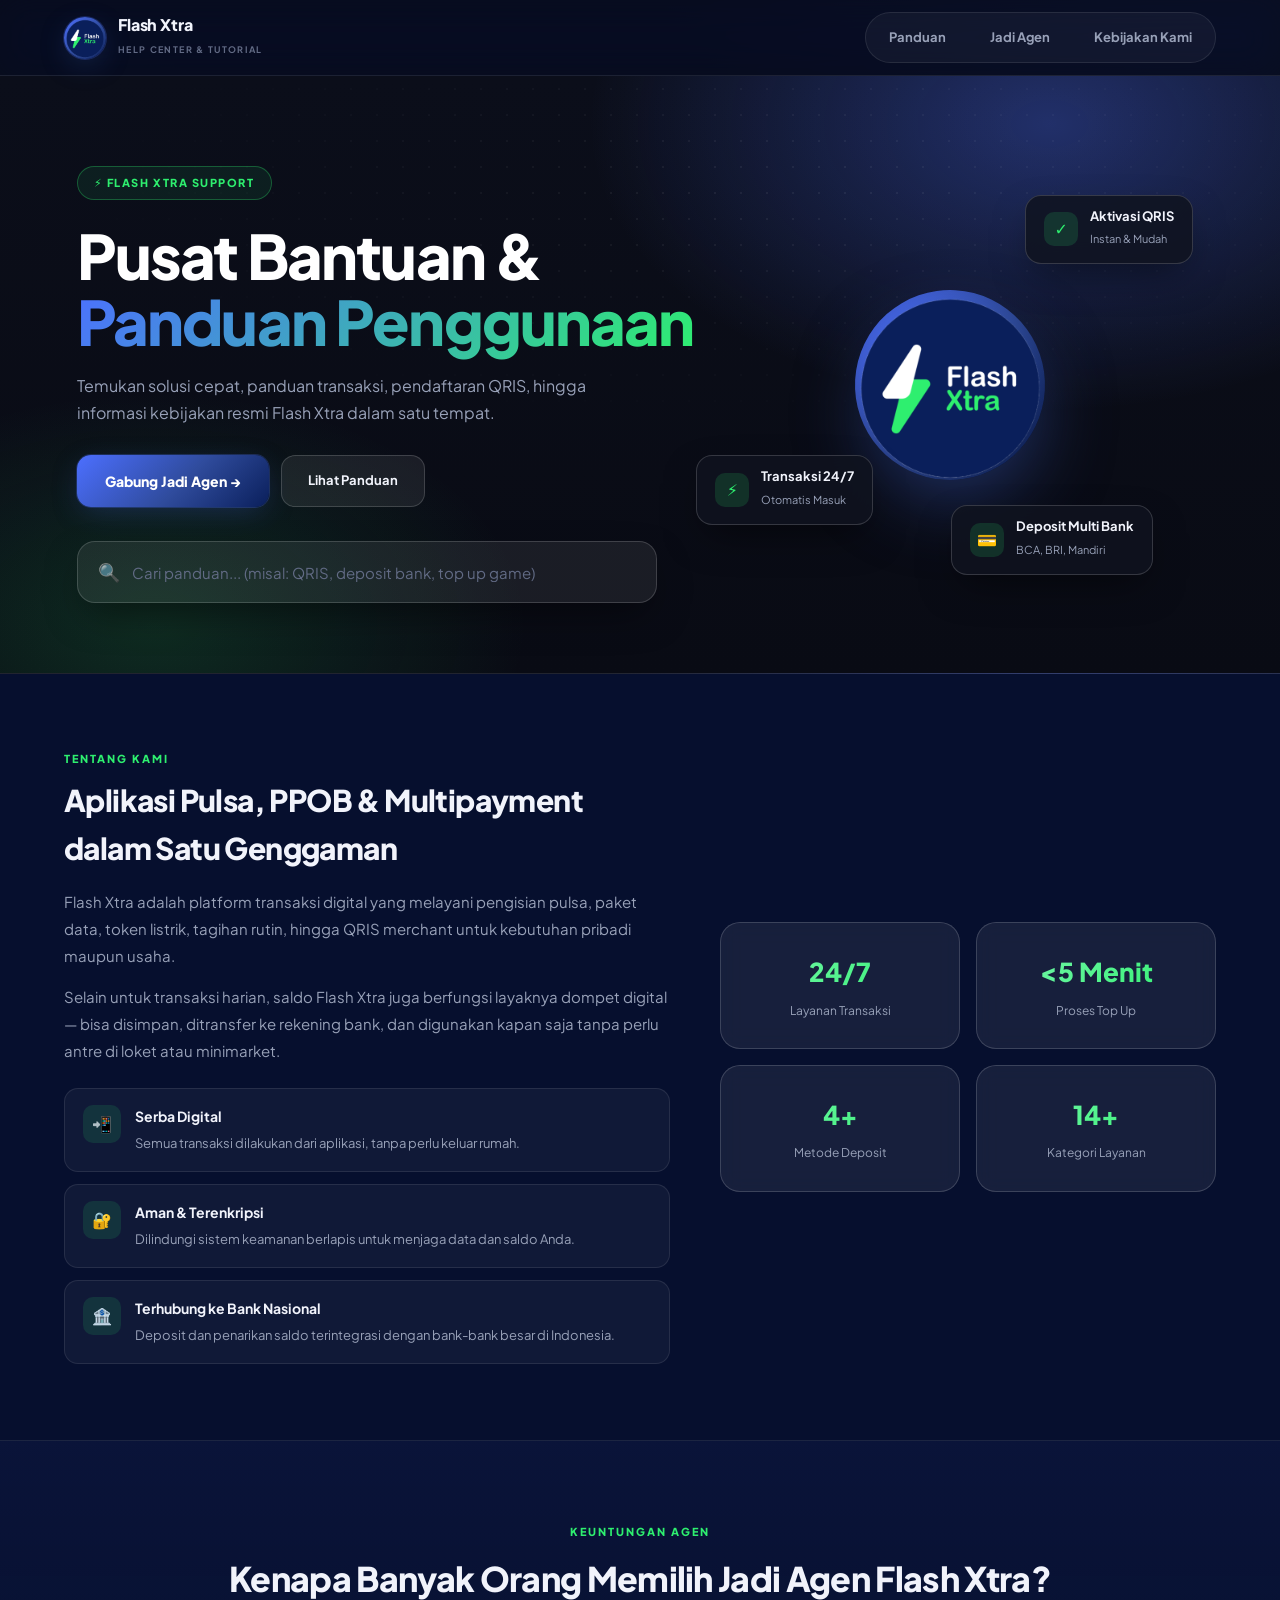
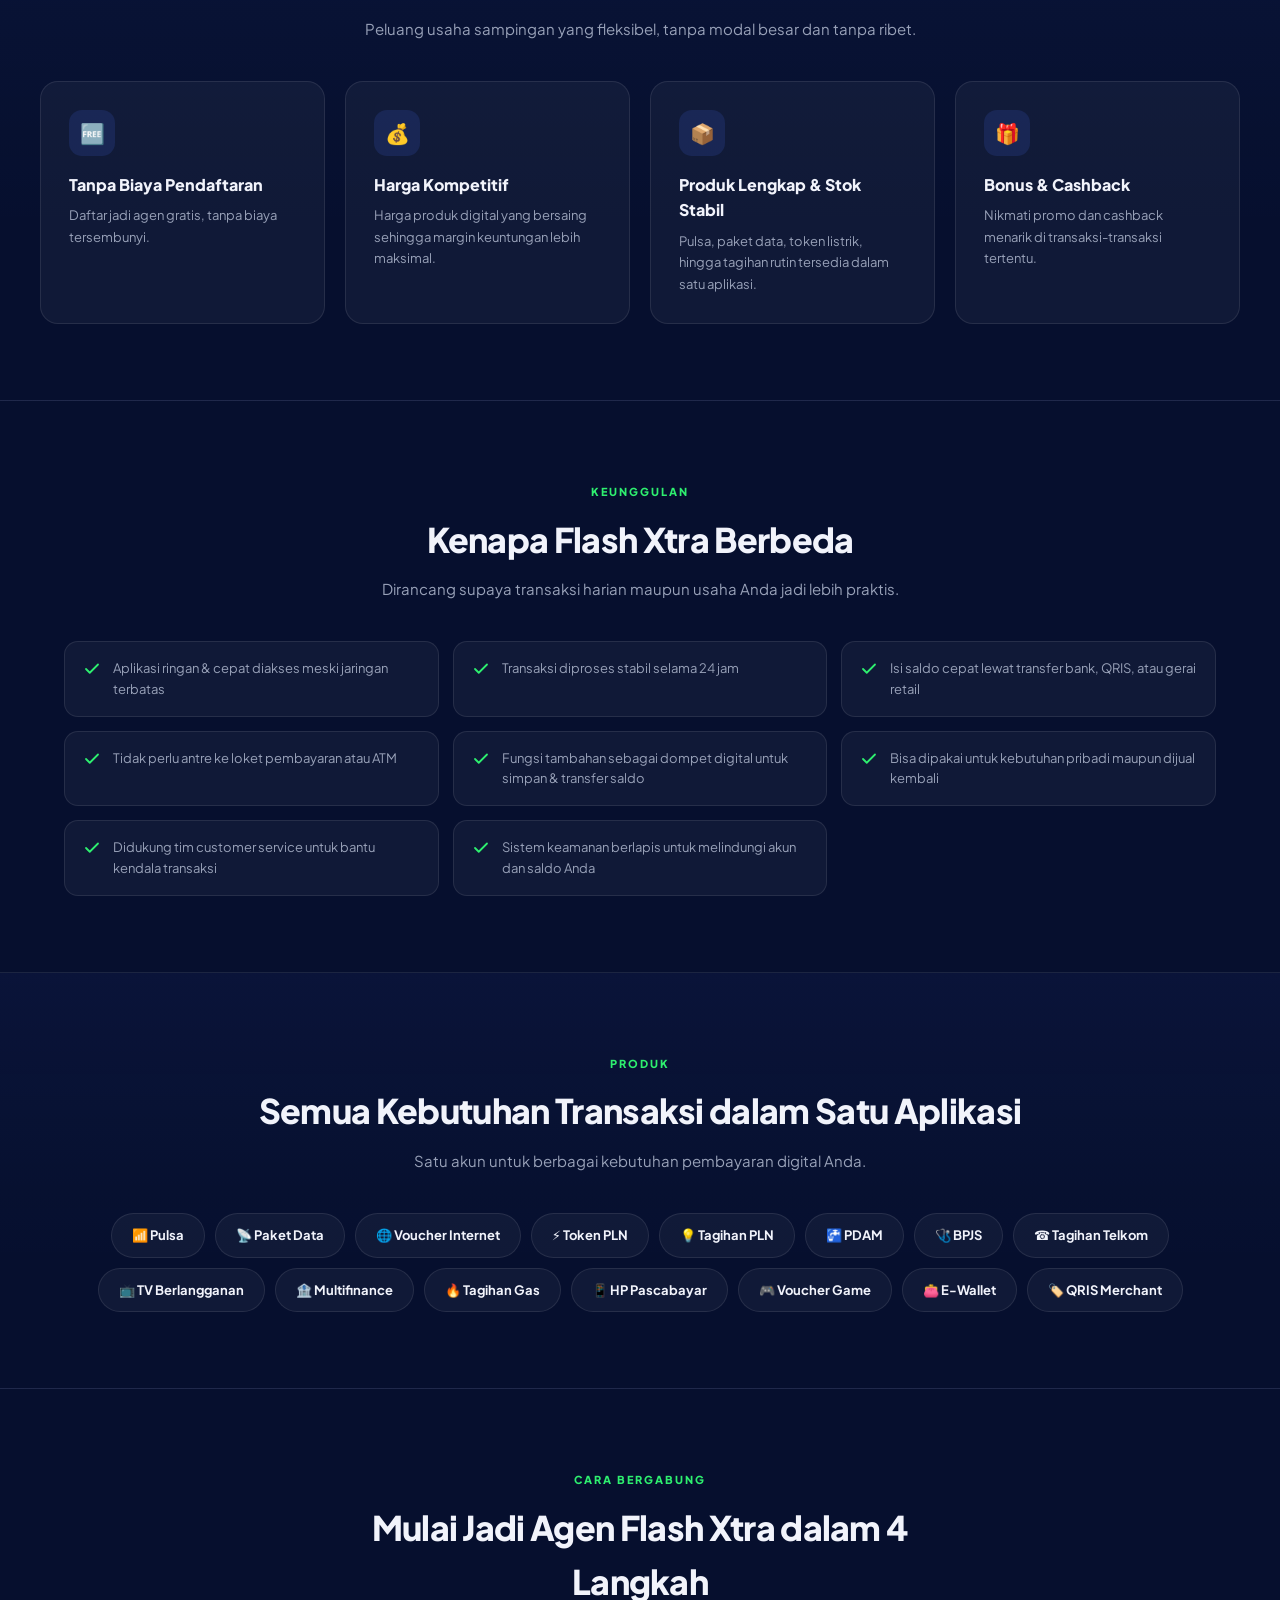
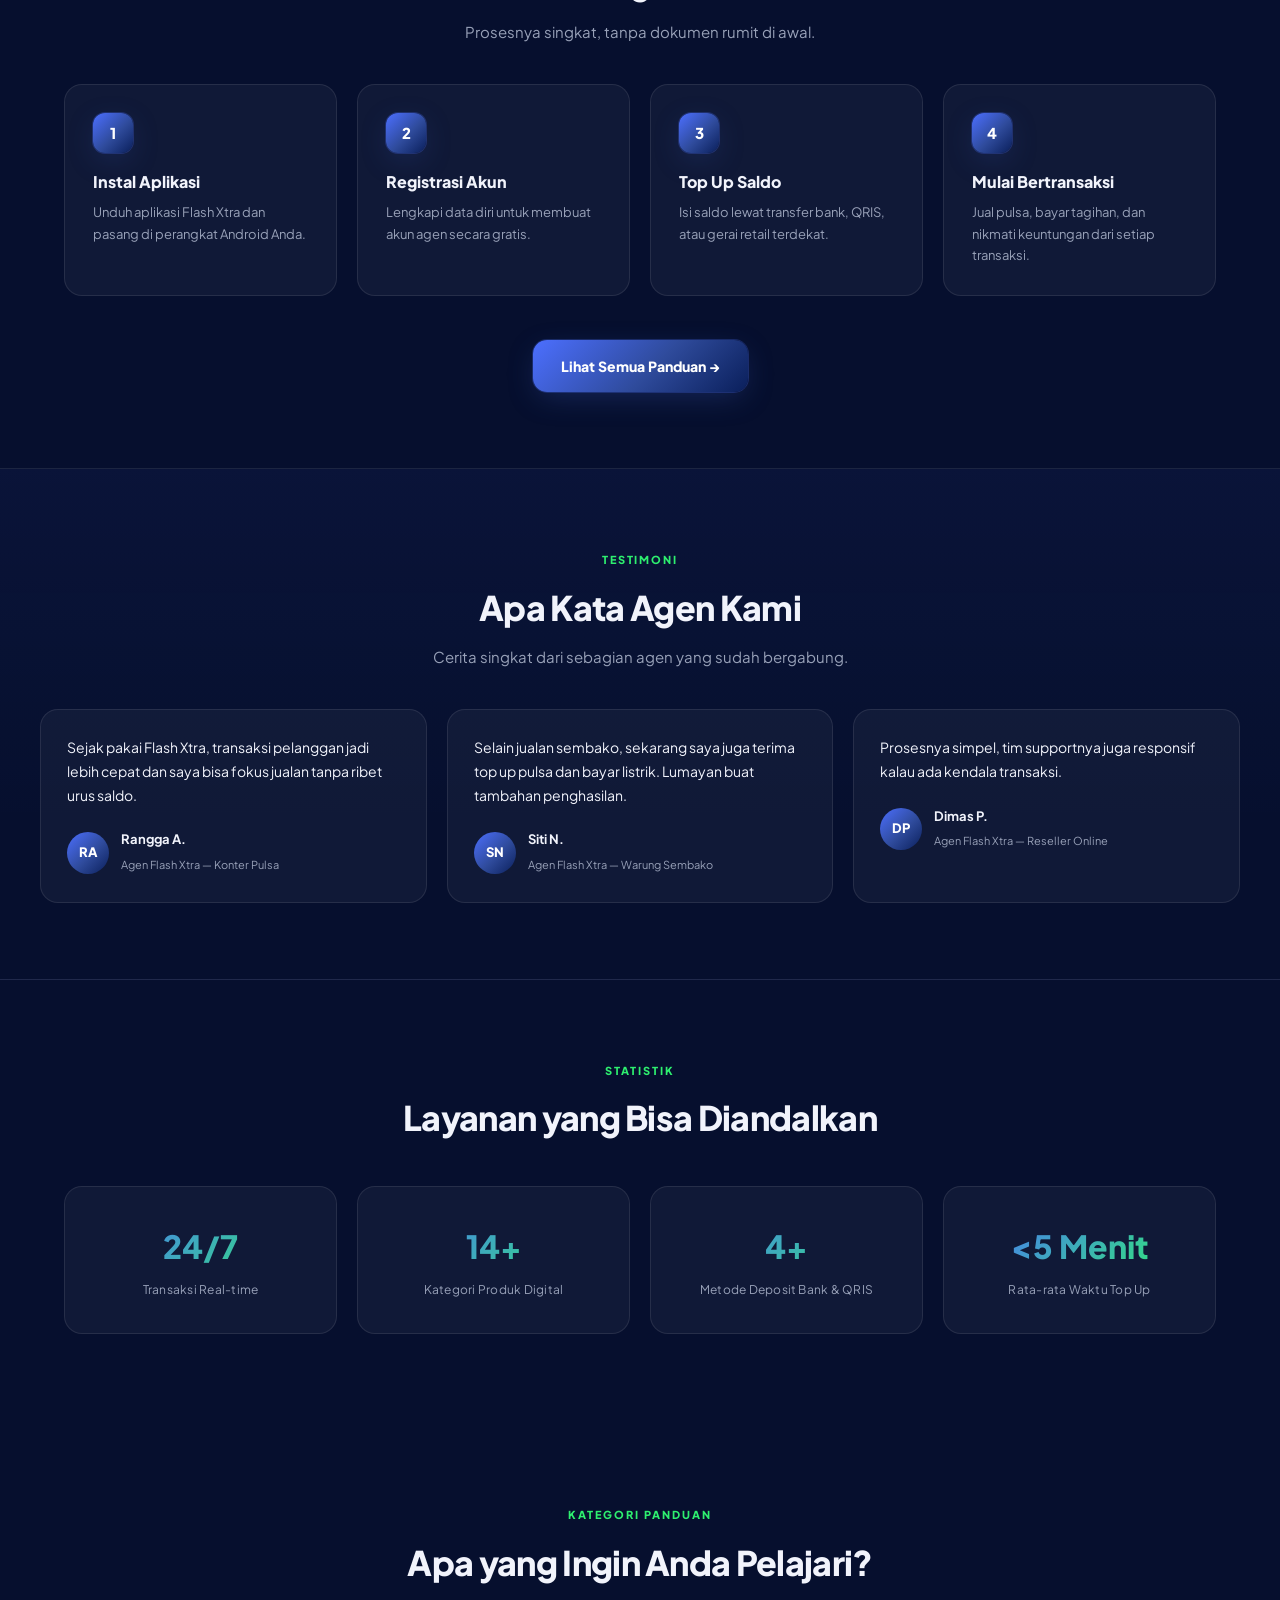
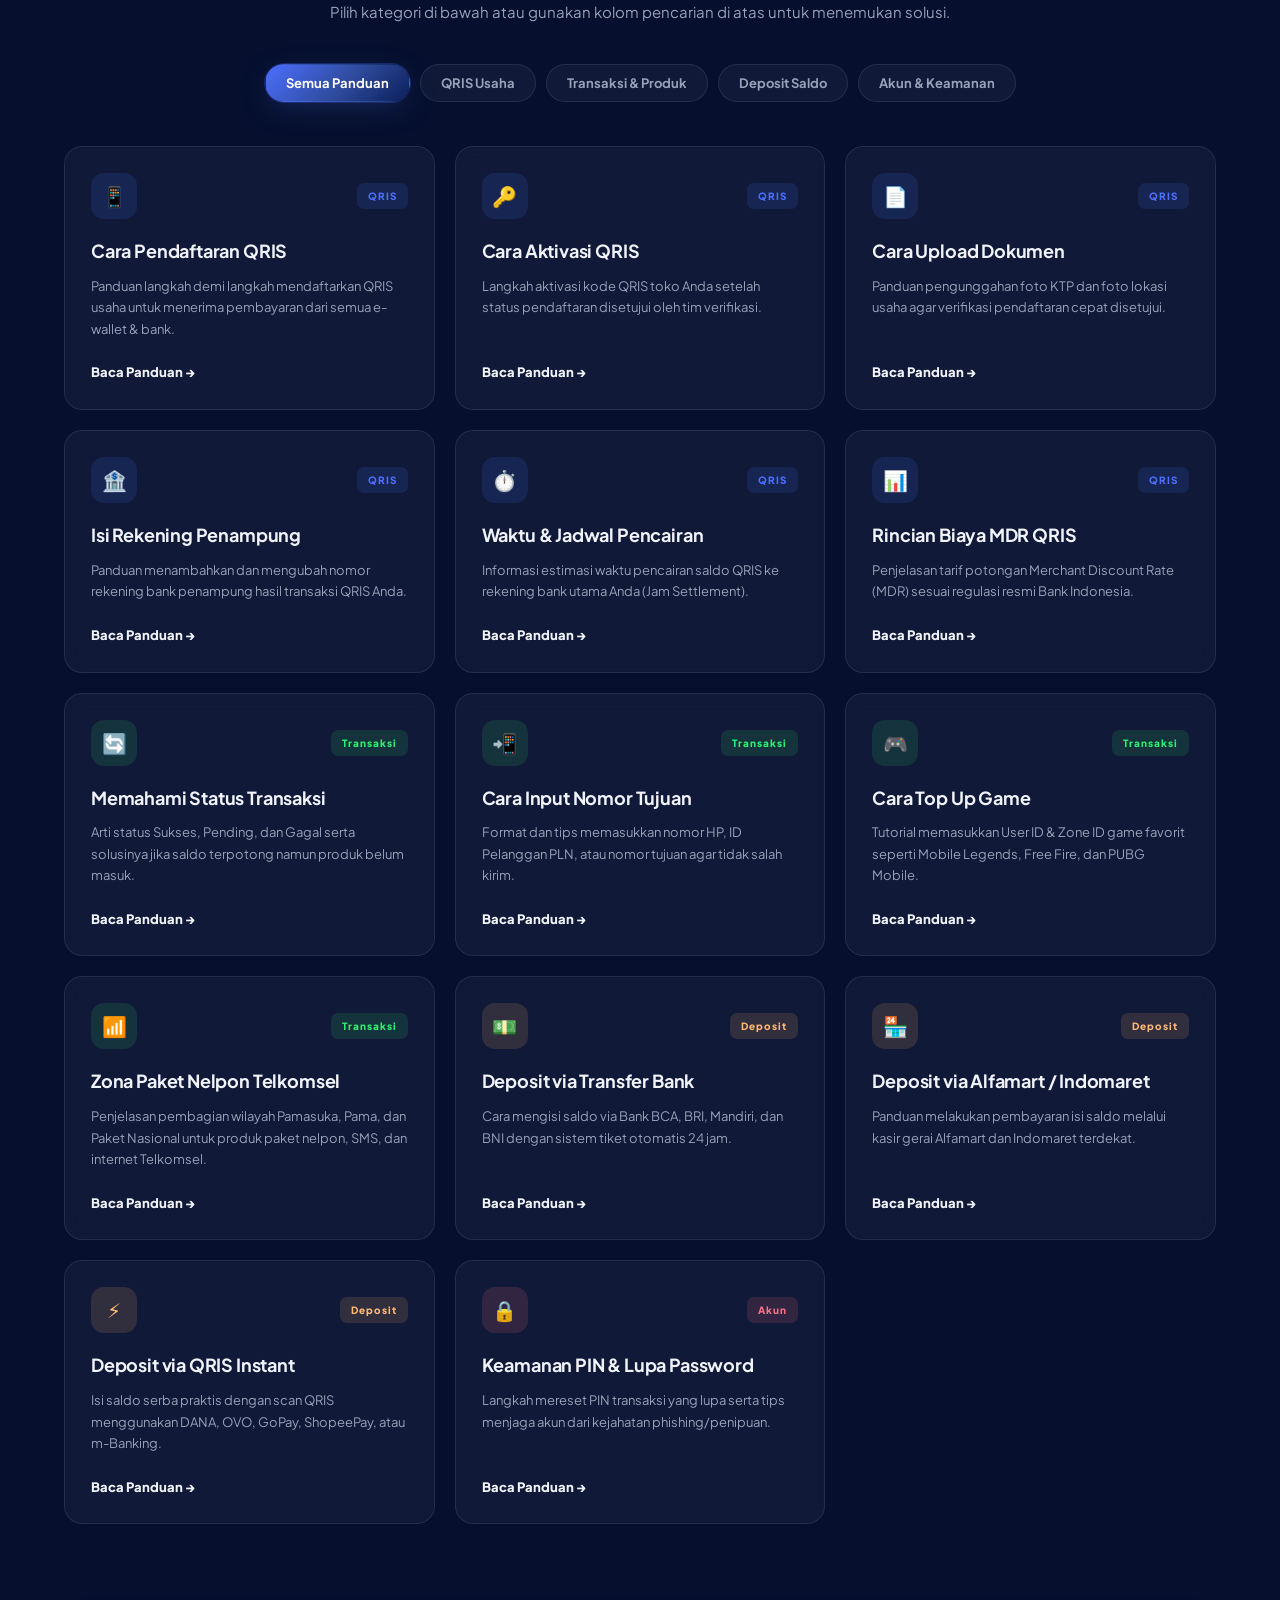
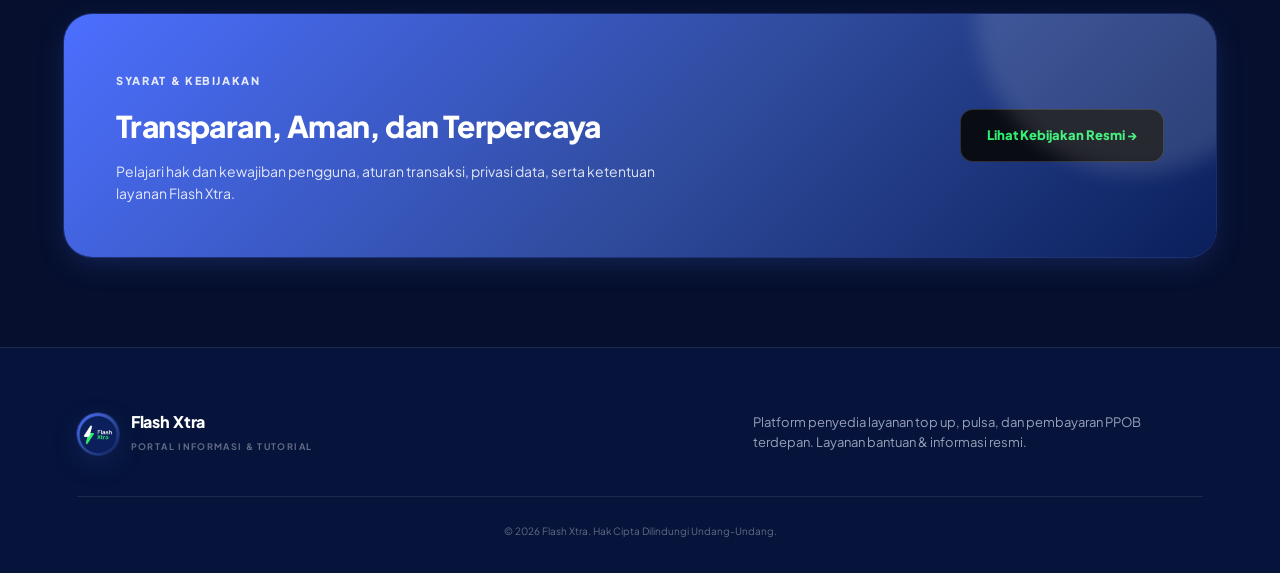
<file: index.html>
<!doctype html>
<html lang="id">
<head>
    <meta charset="utf-8">
    <meta name="viewport" content="width=device-width, initial-scale=1">
    <meta name="description" content="Pusat Panduan, Tutorial, dan Kebijakan Resmi Flash Xtra">
    <title>Flash Xtra — Pusat Tutorial & Help Center</title>
    <link rel="stylesheet" href="style.css">
    <link rel="preconnect" href="https://fonts.googleapis.com">
    <link rel="preconnect" href="https://fonts.gstatic.com" crossorigin>
    <link href="https://fonts.googleapis.com/css2?family=Plus+Jakarta+Sans:wght@400;500;600;700;800&display=swap" rel="stylesheet">
</head>
<body>

    <!-- Header Navigation -->
    <header>
        <a class="brand" href="index.html">
            <div class="brand-icon"><img src="assets/logo.png" alt="Flash Xtra"></div>
            <div class="brand-text">
                <strong>Flash Xtra</strong>
                <small>HELP CENTER & TUTORIAL</small>
            </div>
        </a>
        <nav>
            <a href="#panduan" class="nav-link">Panduan</a>
            <a href="#daftar" class="nav-link">Jadi Agen</a>
            <a href="kebijakan.html" class="nav-link">Kebijakan Kami</a>
        </nav>
    </header>

    <!-- Hero Section -->
    <section class="hero">
        <div class="hero-content">
            <span class="pill">⚡ FLASH XTRA SUPPORT</span>
            <h1>Pusat Bantuan &<br><em>Panduan Penggunaan</em></h1>
            <p>Temukan solusi cepat, panduan transaksi, pendaftaran QRIS, hingga informasi kebijakan resmi Flash Xtra dalam satu tempat.</p>

            <div class="hero-ctas">
                <a href="#daftar" class="btn-primary">Gabung Jadi Agen →</a>
                <a href="#panduan" class="btn-secondary">Lihat Panduan</a>
            </div>

            <div class="search-box">
                <span class="search-icon">🔍</span>
                <input type="text" id="q" placeholder="Cari panduan... (misal: QRIS, deposit bank, top up game)" autocomplete="off">
            </div>
        </div>

        <div class="hero-visual">
            <div class="orb-container">
                <div class="main-orb">
                    <img src="assets/logo.png" alt="Flash Xtra">
                </div>
                <div class="float-card f1">
                    <span class="badge-icon">✓</span>
                    <div>
                        <strong>Aktivasi QRIS</strong>
                        <small>Instan & Mudah</small>
                    </div>
                </div>
                <div class="float-card f2">
                    <span class="badge-icon">⚡</span>
                    <div>
                        <strong>Transaksi 24/7</strong>
                        <small>Otomatis Masuk</small>
                    </div>
                </div>
                <div class="float-card f3">
                    <span class="badge-icon">💳</span>
                    <div>
                        <strong>Deposit Multi Bank</strong>
                        <small>BCA, BRI, Mandiri</small>
                    </div>
                </div>
            </div>
        </div>
    </section>

    <!-- Tentang -->
    <section class="promo-section reveal-block">
        <div class="about-grid">
            <div class="about-copy">
                <span class="eyebrow">TENTANG KAMI</span>
                <h2>Aplikasi Pulsa, PPOB & Multipayment dalam Satu Genggaman</h2>
                <p>Flash Xtra adalah platform transaksi digital yang melayani pengisian pulsa, paket data, token listrik, tagihan rutin, hingga QRIS merchant untuk kebutuhan pribadi maupun usaha.</p>
                <p>Selain untuk transaksi harian, saldo Flash Xtra juga berfungsi layaknya dompet digital — bisa disimpan, ditransfer ke rekening bank, dan digunakan kapan saja tanpa perlu antre di loket atau minimarket.</p>

                <div class="about-highlights">
                    <div class="about-highlight">
                        <span class="icon">📲</span>
                        <div><strong>Serba Digital</strong><span>Semua transaksi dilakukan dari aplikasi, tanpa perlu keluar rumah.</span></div>
                    </div>
                    <div class="about-highlight">
                        <span class="icon">🔐</span>
                        <div><strong>Aman & Terenkripsi</strong><span>Dilindungi sistem keamanan berlapis untuk menjaga data dan saldo Anda.</span></div>
                    </div>
                    <div class="about-highlight">
                        <span class="icon">🏦</span>
                        <div><strong>Terhubung ke Bank Nasional</strong><span>Deposit dan penarikan saldo terintegrasi dengan bank-bank besar di Indonesia.</span></div>
                    </div>
                </div>
            </div>

            <div class="about-visual">
                <div class="mini-stats">
                    <div class="mini-stat"><div class="num">24/7</div><div class="label">Layanan Transaksi</div></div>
                    <div class="mini-stat"><div class="num">&lt;5 Menit</div><div class="label">Proses Top Up</div></div>
                    <div class="mini-stat"><div class="num">4+</div><div class="label">Metode Deposit</div></div>
                    <div class="mini-stat"><div class="num">14+</div><div class="label">Kategori Layanan</div></div>
                </div>
            </div>
        </div>
    </section>

    <!-- Keuntungan Jadi Agen -->
    <section class="promo-section tinted reveal-block">
        <div class="intro">
            <span class="eyebrow">KEUNTUNGAN AGEN</span>
            <h2>Kenapa Banyak Orang Memilih Jadi Agen Flash Xtra?</h2>
            <p>Peluang usaha sampingan yang fleksibel, tanpa modal besar dan tanpa ribet.</p>
        </div>
        <div class="benefit-grid">
            <div class="benefit-card">
                <div class="benefit-icon">🆓</div>
                <h3>Tanpa Biaya Pendaftaran</h3>
                <p>Daftar jadi agen gratis, tanpa biaya tersembunyi.</p>
            </div>
            <div class="benefit-card">
                <div class="benefit-icon">💰</div>
                <h3>Harga Kompetitif</h3>
                <p>Harga produk digital yang bersaing sehingga margin keuntungan lebih maksimal.</p>
            </div>
            <div class="benefit-card">
                <div class="benefit-icon">📦</div>
                <h3>Produk Lengkap & Stok Stabil</h3>
                <p>Pulsa, paket data, token listrik, hingga tagihan rutin tersedia dalam satu aplikasi.</p>
            </div>
            <div class="benefit-card">
                <div class="benefit-icon">🎁</div>
                <h3>Bonus & Cashback</h3>
                <p>Nikmati promo dan cashback menarik di transaksi-transaksi tertentu.</p>
            </div>
        </div>
    </section>

    <!-- Keunggulan -->
    <section class="promo-section reveal-block">
        <div class="intro">
            <span class="eyebrow">KEUNGGULAN</span>
            <h2>Kenapa Flash Xtra Berbeda</h2>
            <p>Dirancang supaya transaksi harian maupun usaha Anda jadi lebih praktis.</p>
        </div>
        <div class="check-grid">
            <div class="check-item">
                <svg viewBox="0 0 24 24" width="18" height="18" fill="none" stroke="currentColor" stroke-width="2.4" stroke-linecap="round" stroke-linejoin="round"><polyline points="20 6 9 17 4 12"></polyline></svg>
                <span>Aplikasi ringan & cepat diakses meski jaringan terbatas</span>
            </div>
            <div class="check-item">
                <svg viewBox="0 0 24 24" width="18" height="18" fill="none" stroke="currentColor" stroke-width="2.4" stroke-linecap="round" stroke-linejoin="round"><polyline points="20 6 9 17 4 12"></polyline></svg>
                <span>Transaksi diproses stabil selama 24 jam</span>
            </div>
            <div class="check-item">
                <svg viewBox="0 0 24 24" width="18" height="18" fill="none" stroke="currentColor" stroke-width="2.4" stroke-linecap="round" stroke-linejoin="round"><polyline points="20 6 9 17 4 12"></polyline></svg>
                <span>Isi saldo cepat lewat transfer bank, QRIS, atau gerai retail</span>
            </div>
            <div class="check-item">
                <svg viewBox="0 0 24 24" width="18" height="18" fill="none" stroke="currentColor" stroke-width="2.4" stroke-linecap="round" stroke-linejoin="round"><polyline points="20 6 9 17 4 12"></polyline></svg>
                <span>Tidak perlu antre ke loket pembayaran atau ATM</span>
            </div>
            <div class="check-item">
                <svg viewBox="0 0 24 24" width="18" height="18" fill="none" stroke="currentColor" stroke-width="2.4" stroke-linecap="round" stroke-linejoin="round"><polyline points="20 6 9 17 4 12"></polyline></svg>
                <span>Fungsi tambahan sebagai dompet digital untuk simpan & transfer saldo</span>
            </div>
            <div class="check-item">
                <svg viewBox="0 0 24 24" width="18" height="18" fill="none" stroke="currentColor" stroke-width="2.4" stroke-linecap="round" stroke-linejoin="round"><polyline points="20 6 9 17 4 12"></polyline></svg>
                <span>Bisa dipakai untuk kebutuhan pribadi maupun dijual kembali</span>
            </div>
            <div class="check-item">
                <svg viewBox="0 0 24 24" width="18" height="18" fill="none" stroke="currentColor" stroke-width="2.4" stroke-linecap="round" stroke-linejoin="round"><polyline points="20 6 9 17 4 12"></polyline></svg>
                <span>Didukung tim customer service untuk bantu kendala transaksi</span>
            </div>
            <div class="check-item">
                <svg viewBox="0 0 24 24" width="18" height="18" fill="none" stroke="currentColor" stroke-width="2.4" stroke-linecap="round" stroke-linejoin="round"><polyline points="20 6 9 17 4 12"></polyline></svg>
                <span>Sistem keamanan berlapis untuk melindungi akun dan saldo Anda</span>
            </div>
        </div>
    </section>

    <!-- Produk -->
    <section class="promo-section tinted reveal-block">
        <div class="intro">
            <span class="eyebrow">PRODUK</span>
            <h2>Semua Kebutuhan Transaksi dalam Satu Aplikasi</h2>
            <p>Satu akun untuk berbagai kebutuhan pembayaran digital Anda.</p>
        </div>
        <div class="product-chips">
            <span class="product-chip">📶 Pulsa</span>
            <span class="product-chip">📡 Paket Data</span>
            <span class="product-chip">🌐 Voucher Internet</span>
            <span class="product-chip">⚡ Token PLN</span>
            <span class="product-chip">💡 Tagihan PLN</span>
            <span class="product-chip">🚰 PDAM</span>
            <span class="product-chip">🩺 BPJS</span>
            <span class="product-chip">☎️ Tagihan Telkom</span>
            <span class="product-chip">📺 TV Berlangganan</span>
            <span class="product-chip">🏦 Multifinance</span>
            <span class="product-chip">🔥 Tagihan Gas</span>
            <span class="product-chip">📱 HP Pascabayar</span>
            <span class="product-chip">🎮 Voucher Game</span>
            <span class="product-chip">👛 E-Wallet</span>
            <span class="product-chip">🏷️ QRIS Merchant</span>
        </div>
    </section>

    <!-- Cara Bergabung -->
    <section class="promo-section reveal-block" id="daftar">
        <div class="intro">
            <span class="eyebrow">CARA BERGABUNG</span>
            <h2>Mulai Jadi Agen Flash Xtra dalam 4 Langkah</h2>
            <p>Prosesnya singkat, tanpa dokumen rumit di awal.</p>
        </div>
        <div class="steps-grid">
            <div class="step-card">
                <div class="step-num">1</div>
                <h3>Instal Aplikasi</h3>
                <p>Unduh aplikasi Flash Xtra dan pasang di perangkat Android Anda.</p>
            </div>
            <div class="step-card">
                <div class="step-num">2</div>
                <h3>Registrasi Akun</h3>
                <p>Lengkapi data diri untuk membuat akun agen secara gratis.</p>
            </div>
            <div class="step-card">
                <div class="step-num">3</div>
                <h3>Top Up Saldo</h3>
                <p>Isi saldo lewat transfer bank, QRIS, atau gerai retail terdekat.</p>
            </div>
            <div class="step-card">
                <div class="step-num">4</div>
                <h3>Mulai Bertransaksi</h3>
                <p>Jual pulsa, bayar tagihan, dan nikmati keuntungan dari setiap transaksi.</p>
            </div>
        </div>
        <div class="cta-inline">
            <a href="#panduan" class="btn-primary">Lihat Semua Panduan →</a>
        </div>
    </section>

    <!-- Testimoni -->
    <section class="promo-section tinted reveal-block">
        <div class="intro">
            <span class="eyebrow">TESTIMONI</span>
            <h2>Apa Kata Agen Kami</h2>
            <p>Cerita singkat dari sebagian agen yang sudah bergabung.</p>
        </div>
        <div class="testimonial-grid">
            <div class="testimonial-card">
                <p class="testimonial-quote">Sejak pakai Flash Xtra, transaksi pelanggan jadi lebih cepat dan saya bisa fokus jualan tanpa ribet urus saldo.</p>
                <div class="testimonial-author">
                    <div class="avatar">RA</div>
                    <div><strong>Rangga A.</strong><small>Agen Flash Xtra — Konter Pulsa</small></div>
                </div>
            </div>
            <div class="testimonial-card">
                <p class="testimonial-quote">Selain jualan sembako, sekarang saya juga terima top up pulsa dan bayar listrik. Lumayan buat tambahan penghasilan.</p>
                <div class="testimonial-author">
                    <div class="avatar">SN</div>
                    <div><strong>Siti N.</strong><small>Agen Flash Xtra — Warung Sembako</small></div>
                </div>
            </div>
            <div class="testimonial-card">
                <p class="testimonial-quote">Prosesnya simpel, tim supportnya juga responsif kalau ada kendala transaksi.</p>
                <div class="testimonial-author">
                    <div class="avatar">DP</div>
                    <div><strong>Dimas P.</strong><small>Agen Flash Xtra — Reseller Online</small></div>
                </div>
            </div>
        </div>
    </section>

    <!-- Statistik -->
    <section class="promo-section reveal-block">
        <div class="intro">
            <span class="eyebrow">STATISTIK</span>
            <h2>Layanan yang Bisa Diandalkan</h2>
        </div>
        <div class="stats-grid">
            <div class="stat-card"><div class="stat-num">24/7</div><div class="stat-label">Transaksi Real-time</div></div>
            <div class="stat-card"><div class="stat-num">14+</div><div class="stat-label">Kategori Produk Digital</div></div>
            <div class="stat-card"><div class="stat-num">4+</div><div class="stat-label">Metode Deposit Bank & QRIS</div></div>
            <div class="stat-card"><div class="stat-num">&lt;5 Menit</div><div class="stat-label">Rata-rata Waktu Top Up</div></div>
        </div>
    </section>

    <!-- Main Content Section -->
    <main id="panduan">
        <div class="intro">
            <span class="eyebrow">KATEGORI PANDUAN</span>
            <h2>Apa yang Ingin Anda Pelajari?</h2>
            <p>Pilih kategori di bawah atau gunakan kolom pencarian di atas untuk menemukan solusi.</p>
        </div>

        <!-- Filter Buttons -->
        <div class="filters">
            <button class="filter-btn active" data-filter="all">Semua Panduan</button>
            <button class="filter-btn" data-filter="QRIS">QRIS Usaha</button>
            <button class="filter-btn" data-filter="Transaksi">Transaksi & Produk</button>
            <button class="filter-btn" data-filter="Deposit">Deposit Saldo</button>
            <button class="filter-btn" data-filter="Akun">Akun & Keamanan</button>
        </div>

        <!-- Guide Cards Grid -->
        <div class="cards-grid">
            
            <!-- QRIS Category -->
            <article class="guide-card" data-group="QRIS" data-search="qris pendaftaran daftar registrasi merchant toko">
                <div class="card-header">
                    <div class="guide-icon">📱</div>
                    <span class="category-tag">QRIS</span>
                </div>
                <h3>Cara Pendaftaran QRIS</h3>
                <p>Panduan langkah demi langkah mendaftarkan QRIS usaha untuk menerima pembayaran dari semua e-wallet & bank.</p>
                <a href="panduan.html#cara-pendaftaran" class="card-link">Baca Panduan →</a>
            </article>

            <article class="guide-card" data-group="QRIS" data-search="qris aktivasi aktifkan verifikasi">
                <div class="card-header">
                    <div class="guide-icon">🔑</div>
                    <span class="category-tag">QRIS</span>
                </div>
                <h3>Cara Aktivasi QRIS</h3>
                <p>Langkah aktivasi kode QRIS toko Anda setelah status pendaftaran disetujui oleh tim verifikasi.</p>
                <a href="panduan.html#cara-aktivasi-qris" class="card-link">Baca Panduan →</a>
            </article>

            <article class="guide-card" data-group="QRIS" data-search="qris upload dokumen ktp foto usaha berkas">
                <div class="card-header">
                    <div class="guide-icon">📄</div>
                    <span class="category-tag">QRIS</span>
                </div>
                <h3>Cara Upload Dokumen</h3>
                <p>Panduan pengunggahan foto KTP dan foto lokasi usaha agar verifikasi pendaftaran cepat disetujui.</p>
                <a href="panduan.html#cara-upload-dokumen" class="card-link">Baca Panduan →</a>
            </article>

            <article class="guide-card" data-group="QRIS" data-search="qris rekening penampung cair pencairan bank penampungan">
                <div class="card-header">
                    <div class="guide-icon">🏦</div>
                    <span class="category-tag">QRIS</span>
                </div>
                <h3>Isi Rekening Penampung</h3>
                <p>Panduan menambahkan dan mengubah nomor rekening bank penampung hasil transaksi QRIS Anda.</p>
                <a href="panduan.html#cara-isi-rekening-penampung" class="card-link">Baca Panduan →</a>
            </article>

            <article class="guide-card" data-group="QRIS" data-search="qris waktu pencairan jam settlement cair masuk rekening">
                <div class="card-header">
                    <div class="guide-icon">⏱️</div>
                    <span class="category-tag">QRIS</span>
                </div>
                <h3>Waktu & Jadwal Pencairan</h3>
                <p>Informasi estimasi waktu pencairan saldo QRIS ke rekening bank utama Anda (Jam Settlement).</p>
                <a href="panduan.html#waktu-pencairan" class="card-link">Baca Panduan →</a>
            </article>

            <article class="guide-card" data-group="QRIS" data-search="qris biaya mdr potongan persen fee admin">
                <div class="card-header">
                    <div class="guide-icon">📊</div>
                    <span class="category-tag">QRIS</span>
                </div>
                <h3>Rincian Biaya MDR QRIS</h3>
                <p>Penjelasan tarif potongan Merchant Discount Rate (MDR) sesuai regulasi resmi Bank Indonesia.</p>
                <a href="panduan.html#biaya-mdr" class="card-link">Baca Panduan →</a>
            </article>

            <!-- Transaksi Category -->
            <article class="guide-card" data-group="Transaksi" data-search="transaksi status pending sukses gagal pending terpotong">
                <div class="card-header">
                    <div class="guide-icon">🔄</div>
                    <span class="category-tag">Transaksi</span>
                </div>
                <h3>Memahami Status Transaksi</h3>
                <p>Arti status Sukses, Pending, dan Gagal serta solusinya jika saldo terpotong namun produk belum masuk.</p>
                <a href="panduan.html#status-transaksi" class="card-link">Baca Panduan →</a>
            </article>

            <article class="guide-card" data-group="Transaksi" data-search="transaksi nomor tujuan hp id pelanggan pln pulsa data">
                <div class="card-header">
                    <div class="guide-icon">📲</div>
                    <span class="category-tag">Transaksi</span>
                </div>
                <h3>Cara Input Nomor Tujuan</h3>
                <p>Format dan tips memasukkan nomor HP, ID Pelanggan PLN, atau nomor tujuan agar tidak salah kirim.</p>
                <a href="panduan.html#cara-input-nomor-tujuan" class="card-link">Baca Panduan →</a>
            </article>

            <article class="guide-card" data-group="Transaksi" data-search="transaksi top up game mlbb ff pubg voucher game id zone">
                <div class="card-header">
                    <div class="guide-icon">🎮</div>
                    <span class="category-tag">Transaksi</span>
                </div>
                <h3>Cara Top Up Game</h3>
                <p>Tutorial memasukkan User ID & Zone ID game favorit seperti Mobile Legends, Free Fire, dan PUBG Mobile.</p>
                <a href="panduan.html#cara-top-up-game" class="card-link">Baca Panduan →</a>
            </article>

            <!-- Deposit Category -->
            <article class="guide-card" data-group="Transaksi" data-search="telkomsel zona paket nelpon pamasuka pama non pama nasional area regional">
                <div class="card-header">
                    <div class="guide-icon">📶</div>
                    <span class="category-tag">Transaksi</span>
                </div>
                <h3>Zona Paket Nelpon Telkomsel</h3>
                <p>Penjelasan pembagian wilayah Pamasuka, Pama, dan Paket Nasional untuk produk paket nelpon, SMS, dan internet Telkomsel.</p>
                <a href="panduan.html#zona-paket-nelpon-telkomsel" class="card-link">Baca Panduan →</a>
            </article>

            <article class="guide-card" data-group="Deposit" data-search="deposit bank bca bri mandiri bni tiket pengisian saldo">
                <div class="card-header">
                    <div class="guide-icon">💵</div>
                    <span class="category-tag">Deposit</span>
                </div>
                <h3>Deposit via Transfer Bank</h3>
                <p>Cara mengisi saldo via Bank BCA, BRI, Mandiri, dan BNI dengan sistem tiket otomatis 24 jam.</p>
                <a href="panduan.html#deposit-via-bank" class="card-link">Baca Panduan →</a>
            </article>

            <article class="guide-card" data-group="Deposit" data-search="deposit alfamart indomaret minimarket kasir">
                <div class="card-header">
                    <div class="guide-icon">🏪</div>
                    <span class="category-tag">Deposit</span>
                </div>
                <h3>Deposit via Alfamart / Indomaret</h3>
                <p>Panduan melakukan pembayaran isi saldo melalui kasir gerai Alfamart dan Indomaret terdekat.</p>
                <a href="panduan.html#deposit-via-alfamart" class="card-link">Baca Panduan →</a>
            </article>

            <article class="guide-card" data-group="Deposit" data-search="deposit qris scan ewallet dana gopay ovo shopeepay instant">
                <div class="card-header">
                    <div class="guide-icon">⚡</div>
                    <span class="category-tag">Deposit</span>
                </div>
                <h3>Deposit via QRIS Instant</h3>
                <p>Isi saldo serba praktis dengan scan QRIS menggunakan DANA, OVO, GoPay, ShopeePay, atau m-Banking.</p>
                <a href="panduan.html#deposit-via-qris" class="card-link">Baca Panduan →</a>
            </article>

            <!-- Akun Category -->
            <article class="guide-card" data-group="Akun" data-search="akun pin keamanan lupa pin reset ganti password otp">
                <div class="card-header">
                    <div class="guide-icon">🔒</div>
                    <span class="category-tag">Akun</span>
                </div>
                <h3>Keamanan PIN & Lupa Password</h3>
                <p>Langkah mereset PIN transaksi yang lupa serta tips menjaga akun dari kejahatan phishing/penipuan.</p>
                <a href="panduan.html#keamanan-akun" class="card-link">Baca Panduan →</a>
            </article>

        </div>

        <!-- Empty State Search Result -->
        <div id="empty" class="empty-state">
            <div class="empty-icon">🔍</div>
            <h3>Panduan tidak ditemukan</h3>
            <p>Coba kata kunci lain atau pilih kategori di atas.</p>
        </div>

        <!-- Policy Banner CTA -->
        <section class="policy-cta">
            <div class="cta-text">
                <span class="eyebrow-light">SYARAT & KEBIJAKAN</span>
                <h2>Transparan, Aman, dan Terpercaya</h2>
                <p>Pelajari hak dan kewajiban pengguna, aturan transaksi, privasi data, serta ketentuan layanan Flash Xtra.</p>
            </div>
            <a href="kebijakan.html" class="btn-white">Lihat Kebijakan Resmi →</a>
        </section>
    </main>

    <!-- Footer -->
    <footer>
        <div class="footer-container">
            <div class="footer-brand">
                <div class="brand-icon"><img src="assets/logo.png" alt="Flash Xtra"></div>
                <div class="brand-text">
                    <strong>Flash Xtra</strong>
                    <small>PORTAL INFORMASI & TUTORIAL</small>
                </div>
            </div>
            <p class="footer-desc">Platform penyedia layanan top up, pulsa, dan pembayaran PPOB terdepan. Layanan bantuan & informasi resmi.</p>
        </div>
        <div class="footer-bottom">
            <small>&copy; 2026 Flash Xtra. Hak Cipta Dilindungi Undang-Undang.</small>
        </div>
    </footer>

    <script src="script.js"></script>
</body>
</html>
</file>
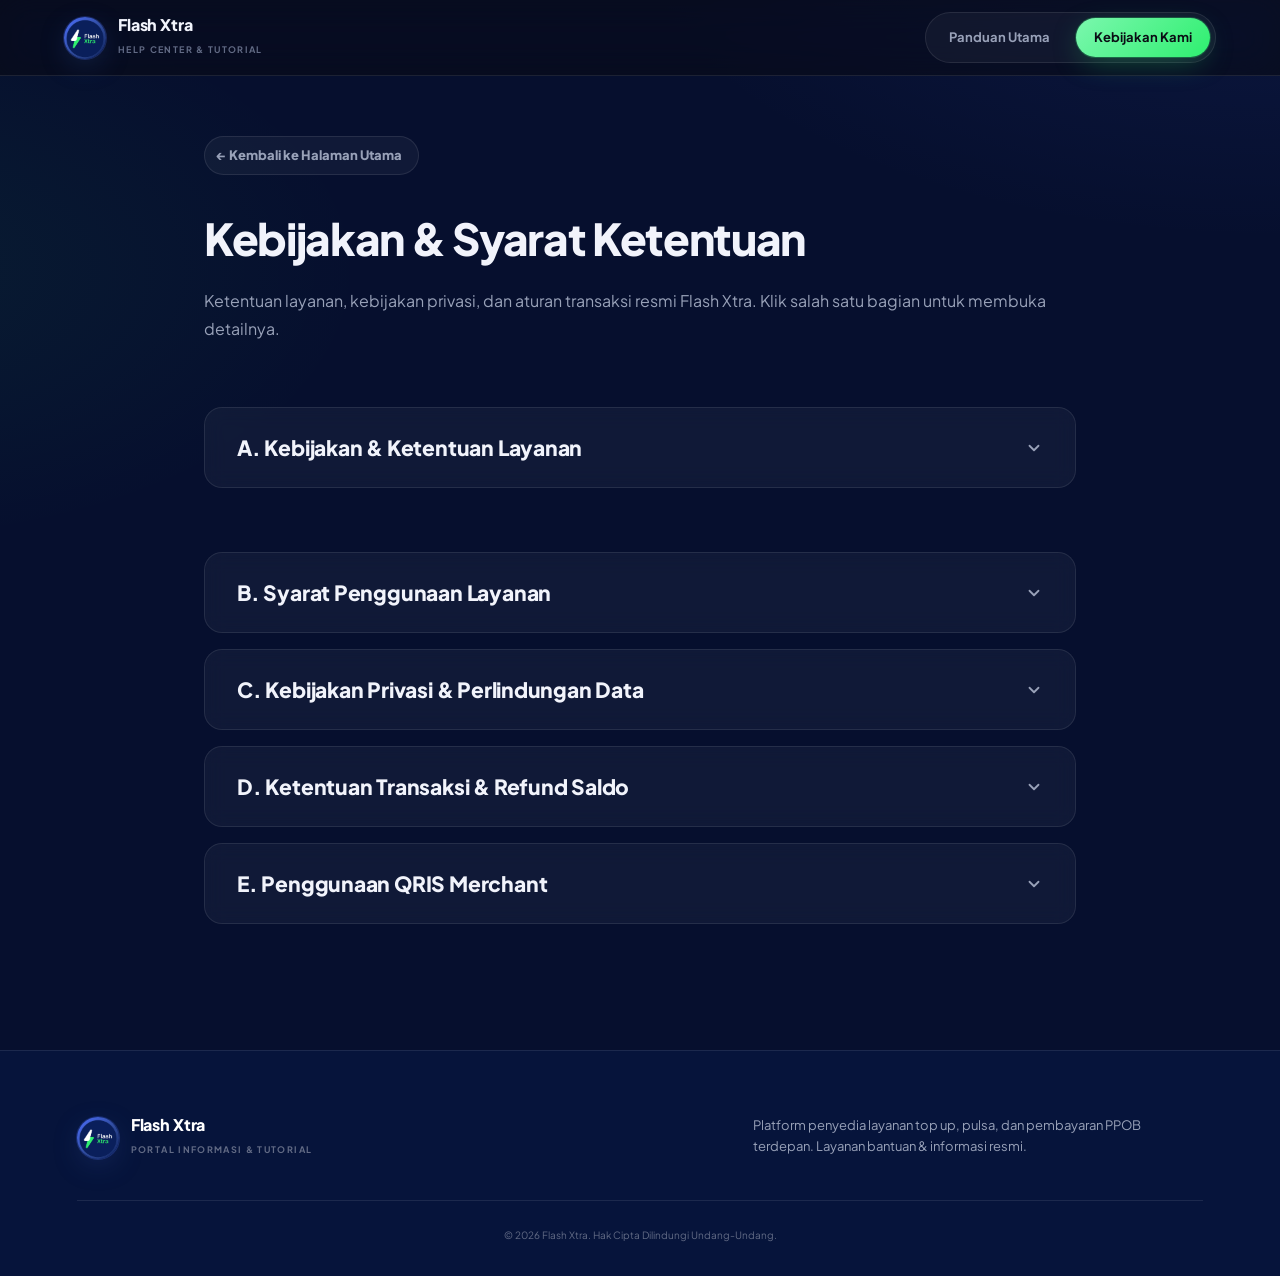
<file: kebijakan.html>
<!doctype html>
<html lang="id">
<head>
    <meta charset="utf-8">
    <meta name="viewport" content="width=device-width, initial-scale=1">
    <meta name="description" content="Kebijakan Privasi dan Syarat Layanan Resmi Flash Xtra">
    <title>Kebijakan & Syarat Ketentuan — Flash Xtra</title>
    <link rel="stylesheet" href="style.css">
    <link rel="preconnect" href="https://fonts.googleapis.com">
    <link rel="preconnect" href="https://fonts.gstatic.com" crossorigin>
    <link href="https://fonts.googleapis.com/css2?family=Plus+Jakarta+Sans:wght@400;500;600;700;800&display=swap" rel="stylesheet">
</head>
<body>

    <header>
        <a class="brand" href="index.html">
            <div class="brand-icon"><img src="assets/logo.png" alt="Flash Xtra"></div>
            <div class="brand-text">
                <strong>Flash Xtra</strong>
                <small>HELP CENTER & TUTORIAL</small>
            </div>
        </a>
        <nav>
            <a href="index.html#panduan" class="nav-link">Panduan Utama</a>
            <a href="kebijakan.html" class="nav-link active">Kebijakan Kami</a>
        </nav>
    </header>

    <main class="docs-container">
        <a href="index.html" class="back-link">← Kembali ke Halaman Utama</a>

        <div class="docs-header">
            <h1>Kebijakan & Syarat Ketentuan</h1>
            <p class="lead-text">Ketentuan layanan, kebijakan privasi, dan aturan transaksi resmi Flash Xtra. Klik salah satu bagian untuk membuka detailnya.</p>
        </div>

        <section class="doc-group">
            <article class="doc-card" id="kebijakan-layanan">
                <button class="doc-toggle" type="button" aria-expanded="false">
                    <h2>A. Kebijakan & Ketentuan Layanan</h2>
                    <svg class="chevron" viewBox="0 0 24 24" width="18" height="18" fill="none" stroke="currentColor" stroke-width="2.4" stroke-linecap="round" stroke-linejoin="round"><polyline points="6 9 12 15 18 9"></polyline></svg>
                </button>
                <div class="doc-body"><div class="doc-body-inner">
                    <h4>1. Penutupan Pendaftaran Akun Mandiri (Online)</h4>
                    <ul>
                        <li><strong>Ketentuan Baru:</strong> Pendaftaran akun secara mandiri melalui jalur online kini telah ditutup.</li>
                        <li><strong>Cara Pendaftaran:</strong> Seluruh proses pendaftaran akun baru wajib melalui perantara agen resmi, customer service (CS), atau sales resmi yang telah terverifikasi oleh sistem.</li>
                    </ul>

                    <h4>2. Penurunan Limit Transaksi Keuangan</h4>
                    <ul>
                        <li><strong>Kebijakan Limit:</strong> Dilakukan penyesuaian berupa penurunan batas maksimum (limit) untuk transaksi keuangan harian maupun per transaksi.</li>
                        <li><strong>Cakupan:</strong> Pembatasan ini berlaku untuk layanan transfer bank dan pengisian atau pengiriman saldo e-wallet guna meningkatkan keamanan finansial pengguna.</li>
                    </ul>

                    <h4>3. Pemblokiran Nomor Tujuan Terindikasi Pencucian Uang</h4>
                    <ul>
                        <li><strong>Tindakan Tegas:</strong> Sistem dan tim pengawas berhak melakukan pemblokiran secara sepihak terhadap nomor tujuan transaksi yang menunjukkan pola atau indikasi kuat mengarah pada tindak pidana pencucian uang (money laundering).</li>
                        <li><strong>Tujuan:</strong> Langkah preventif untuk melindungi integritas platform serta mematuhi regulasi hukum yang berlaku.</li>
                    </ul>

                    <h4>4. Pengawasan Berkala Pola Transaksi Mencurigakan</h4>
                    <ul>
                        <li><strong>Sistem Monitoring:</strong> Tim internal menjalankan pengawasan secara rutin dan berkala terhadap seluruh aktivitas finansial di dalam platform.</li>
                        <li><strong>Indikator:</strong> Setiap pola transaksi yang dinilai tidak wajar, anomali volume, atau mencurigakan akan langsung ditinjau untuk ditindaklanjuti sesuai prosedur keamanan perusahaan.</li>
                    </ul>

                    <p>Informasi terkait kendala transaksi dan pemblokiran/blacklist pada nomor tujuan tertentu, perlu kami informasikan bahwa langkah pembatasan tersebut dilakukan sebagai bentuk komitmen Flash Xtra dalam mendukung penuh kebijakan pemerintah untuk memberantas Tindak Pidana Perjudian Online (Judol) dan Tindak Pidana Pencucian Uang (TPPU).</p>
                    <div class="note-box">Manajemen dan Tim Flash Xtra menyampaikan permohonan maaf yang sebesar-besarnya atas ketidaknyamanan yang mungkin timbul akibat penerapan kebijakan dan penyesuaian aturan baru ini. Kami memahami bahwa beberapa pembatasan — seperti penutupan pendaftaran mandiri dan penurunan limit transaksi — dapat memengaruhi kenyamanan serta keleluasaan Anda dalam bertransaksi.</div>
                </div></div>
            </article>
        </section>

        <section class="doc-group">
            <article class="doc-card" id="syarat-penggunaan">
                <button class="doc-toggle" type="button" aria-expanded="false">
                    <h2>B. Syarat Penggunaan Layanan</h2>
                    <svg class="chevron" viewBox="0 0 24 24" width="18" height="18" fill="none" stroke="currentColor" stroke-width="2.4" stroke-linecap="round" stroke-linejoin="round"><polyline points="6 9 12 15 18 9"></polyline></svg>
                </button>
                <div class="doc-body"><div class="doc-body-inner">
                    <p>Dengan mengunduh dan mendaftar di aplikasi Flash Xtra, pengguna menyetujui untuk memberikan data yang benar dan sah demi kenyamanan serta keamanan bersama.</p>
                </div></div>
            </article>

            <article class="doc-card" id="kebijakan-privasi">
                <button class="doc-toggle" type="button" aria-expanded="false">
                    <h2>C. Kebijakan Privasi & Perlindungan Data</h2>
                    <svg class="chevron" viewBox="0 0 24 24" width="18" height="18" fill="none" stroke="currentColor" stroke-width="2.4" stroke-linecap="round" stroke-linejoin="round"><polyline points="6 9 12 15 18 9"></polyline></svg>
                </button>
                <div class="doc-body"><div class="doc-body-inner">
                    <p>Flash Xtra berkomitmen melindungi seluruh data pribadi pengguna (KTP, No. HP, Foto Usaha). Data hanya digunakan untuk kepentingan verifikasi identitas dan transaksi sesuai hukum yang berlaku.</p>
                </div></div>
            </article>

            <article class="doc-card" id="ketentuan-refund">
                <button class="doc-toggle" type="button" aria-expanded="false">
                    <h2>D. Ketentuan Transaksi & Refund Saldo</h2>
                    <svg class="chevron" viewBox="0 0 24 24" width="18" height="18" fill="none" stroke="currentColor" stroke-width="2.4" stroke-linecap="round" stroke-linejoin="round"><polyline points="6 9 12 15 18 9"></polyline></svg>
                </button>
                <div class="doc-body"><div class="doc-body-inner">
                    <p>Apabila transaksi mengalami kegagalan sistem, saldo akan dikembalikan (refund) secara otomatis 100% ke akun Flash Xtra Anda tanpa ada potongan.</p>
                </div></div>
            </article>

            <article class="doc-card" id="penggunaan-qris-merchant">
                <button class="doc-toggle" type="button" aria-expanded="false">
                    <h2>E. Penggunaan QRIS Merchant</h2>
                    <svg class="chevron" viewBox="0 0 24 24" width="18" height="18" fill="none" stroke="currentColor" stroke-width="2.4" stroke-linecap="round" stroke-linejoin="round"><polyline points="6 9 12 15 18 9"></polyline></svg>
                </button>
                <div class="doc-body"><div class="doc-body-inner">
                    <p>Merchant dilarang menyalahgunakan layanan QRIS Flash Xtra untuk tindakan kecurangan, pencucian uang, atau kegiatan yang melanggar hukum di Indonesia.</p>
                </div></div>
            </article>
        </section>
    </main>

    <footer>
        <div class="footer-container">
            <div class="footer-brand">
                <div class="brand-icon"><img src="assets/logo.png" alt="Flash Xtra"></div>
                <div class="brand-text">
                    <strong>Flash Xtra</strong>
                    <small>PORTAL INFORMASI & TUTORIAL</small>
                </div>
            </div>
            <p class="footer-desc">Platform penyedia layanan top up, pulsa, dan pembayaran PPOB terdepan. Layanan bantuan & informasi resmi.</p>
        </div>
        <div class="footer-bottom">
            <small>&copy; 2026 Flash Xtra. Hak Cipta Dilindungi Undang-Undang.</small>
        </div>
    </footer>

    <script src="script.js"></script>
</body>
</html>
</file>
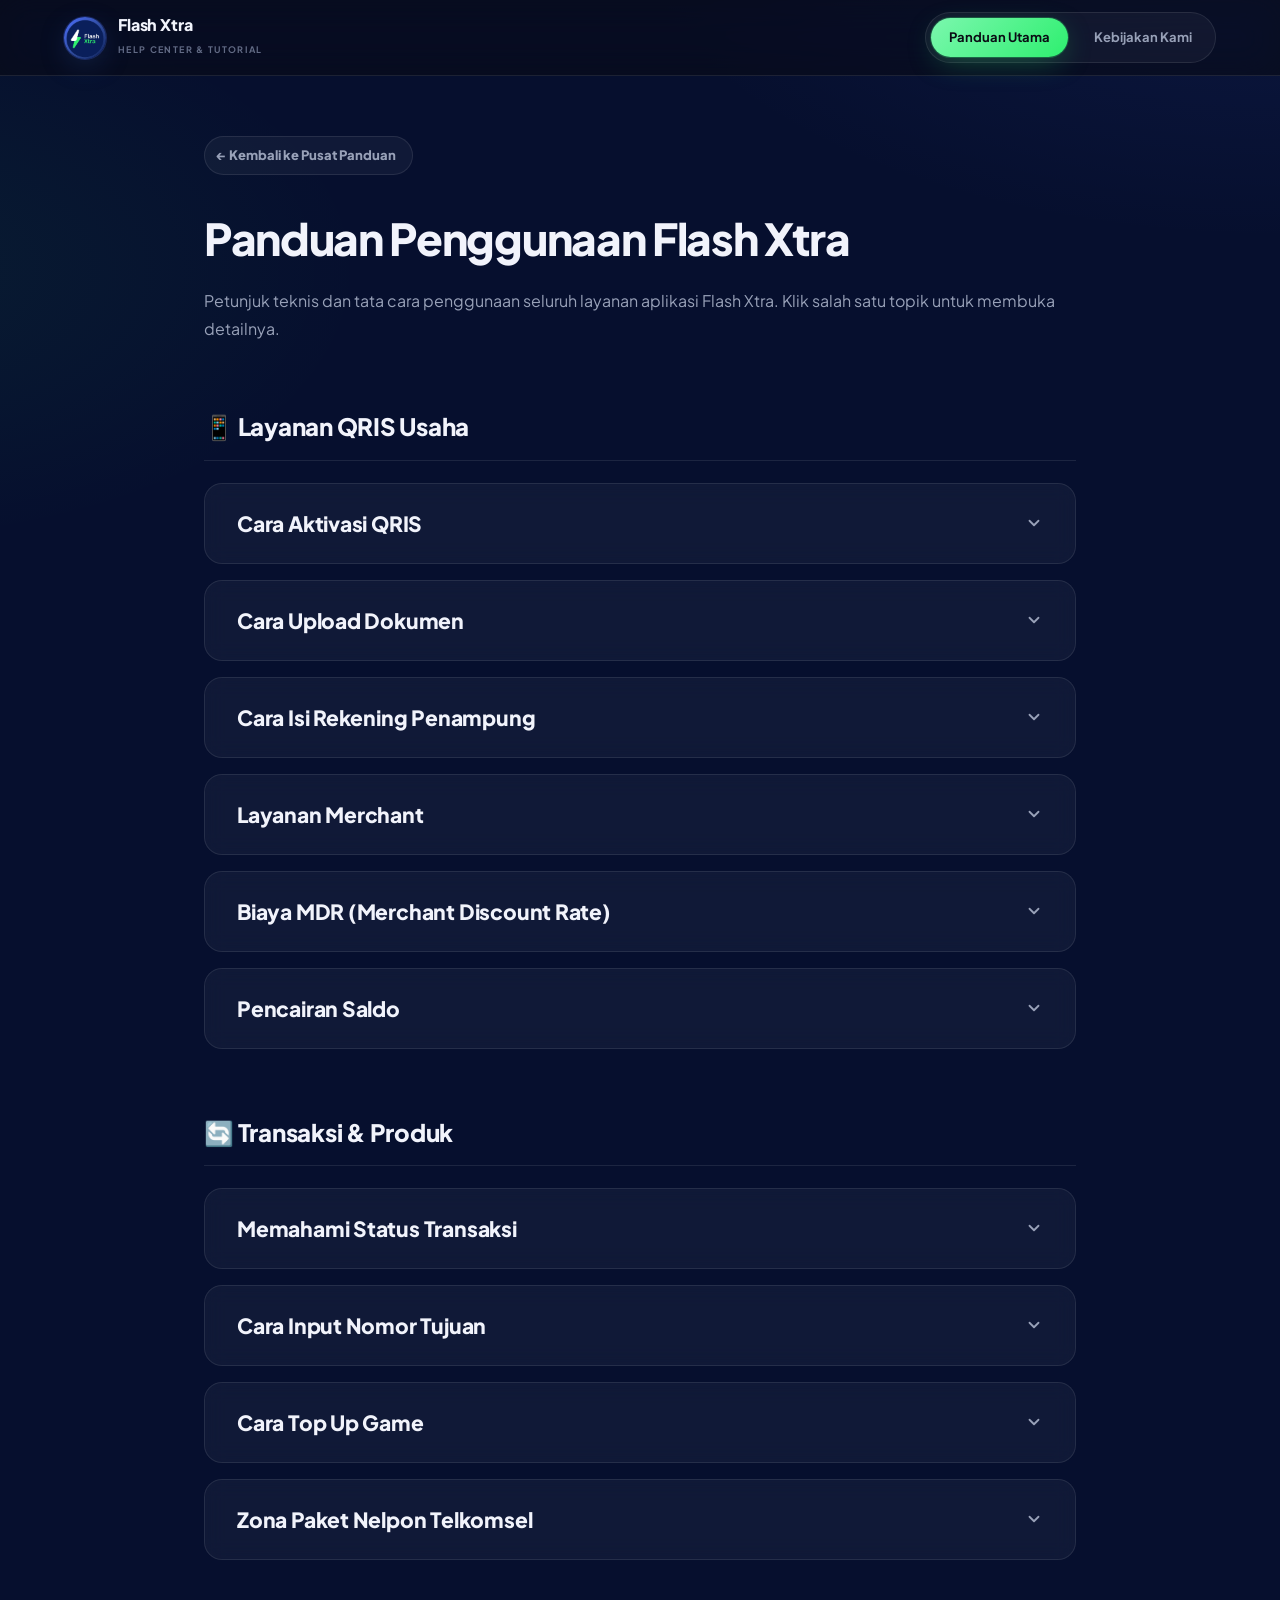
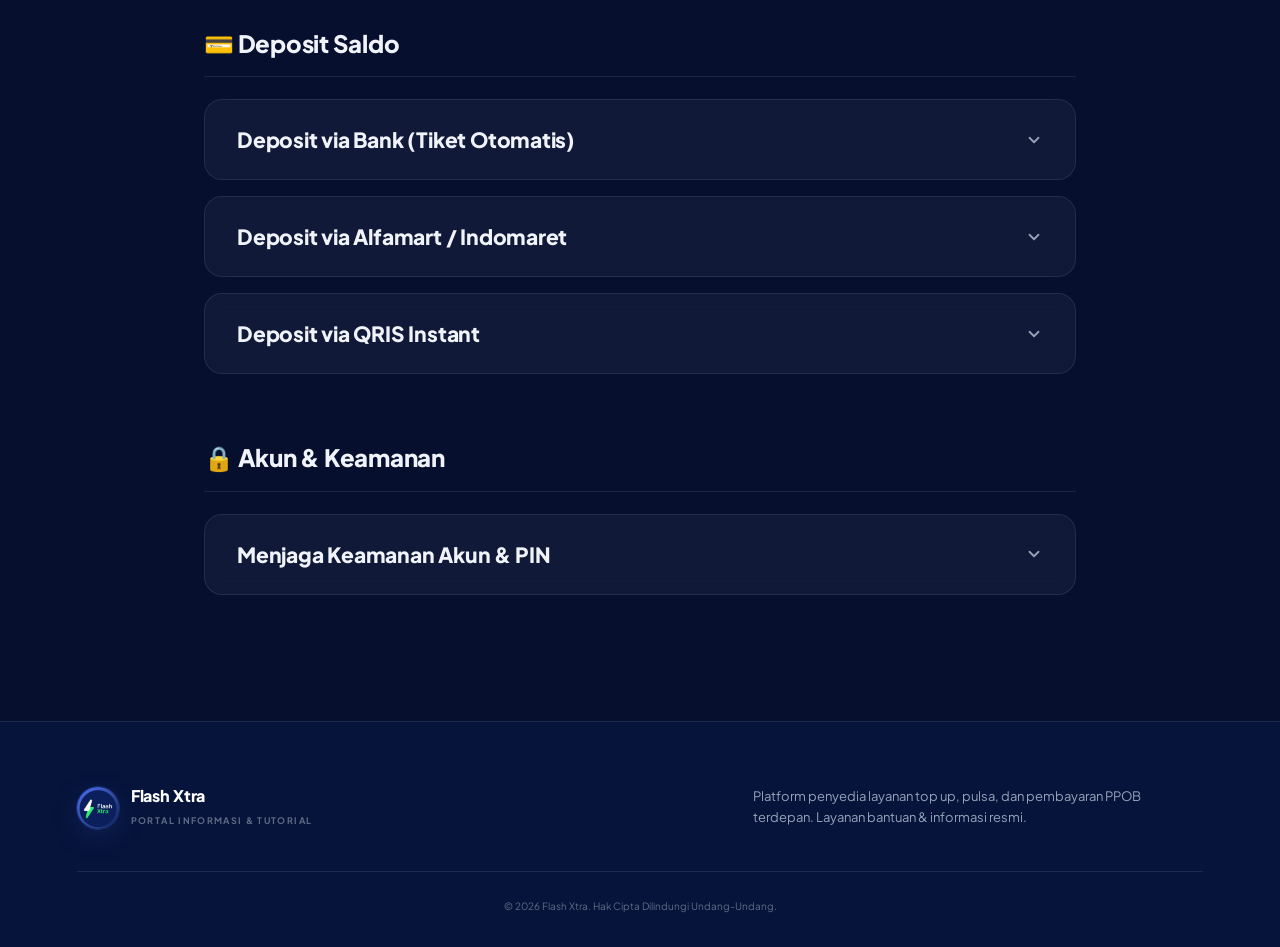
<file: panduan.html>
<!doctype html>
<html lang="id">
<head>
    <meta charset="utf-8">
    <meta name="viewport" content="width=device-width, initial-scale=1">
    <meta name="description" content="Panduan Lengkap Penggunaan Fitur Flash Xtra">
    <title>Panduan Penggunaan — Flash Xtra</title>
    <link rel="stylesheet" href="style.css">
    <link rel="preconnect" href="https://fonts.googleapis.com">
    <link rel="preconnect" href="https://fonts.gstatic.com" crossorigin>
    <link href="https://fonts.googleapis.com/css2?family=Plus+Jakarta+Sans:wght@400;500;600;700;800&display=swap" rel="stylesheet">
</head>
<body>

    <header>
    <a class="brand" href="index.html">
        <div class="brand-icon"><img src="assets/logo.png" alt="Flash Xtra"></div>
        <div class="brand-text">
            <strong>Flash Xtra</strong>
            <small>HELP CENTER & TUTORIAL</small>
        </div>
    </a>
    <nav>
        <a href="index.html#panduan" class="nav-link active">Panduan Utama</a>
        <a href="kebijakan.html" class="nav-link">Kebijakan Kami</a>
    </nav>
	</header>

    <main class="docs-container">
        <a href="index.html#panduan" class="back-link">← Kembali ke Pusat Panduan</a>

        <div class="docs-header">
            <h1>Panduan Penggunaan Flash Xtra</h1>
            <p class="lead-text">Petunjuk teknis dan tata cara penggunaan seluruh layanan aplikasi Flash Xtra. Klik salah satu topik untuk membuka detailnya.</p>
        </div>

        <!-- LAYANAN QRIS -->
        <section class="doc-group">
            <h2 class="doc-group-title">📱 Layanan QRIS Usaha</h2>

            <article class="doc-card" id="cara-aktivasi-qris">
                <button class="doc-toggle" type="button" aria-expanded="false">
                    <h3>Cara Aktivasi QRIS</h3>
                    <svg class="chevron" viewBox="0 0 24 24" width="18" height="18" fill="none" stroke="currentColor" stroke-width="2.4" stroke-linecap="round" stroke-linejoin="round"><polyline points="6 9 12 15 18 9"></polyline></svg>
                </button>
                <div class="doc-body"><div class="doc-body-inner">
                    <p>Langkah-Langkah Aktivasi QRIS:</p>
                    <ol>
                        <li>Masuk ke menu <strong>X-QRIS</strong>.</li>
                        <li>Klik tombol <strong>QRIS STATIS</strong>.</li>
                        <li>Klik tombol <strong>UPGRADE MERCHANT</strong>.</li>
                        <li>Mengisi formulir pendaftaran sesuai dengan data KTP. Jangan lupa masukkan KODE VOUCHER (silakan minta ke Customer Service) dan klik tombol <strong>LANJUT</strong>.</li>
                    </ol>
                </div></div>
            </article>

            <article class="doc-card" id="cara-upload-dokumen">
                <button class="doc-toggle" type="button" aria-expanded="false">
                    <h3>Cara Upload Dokumen</h3>
                    <svg class="chevron" viewBox="0 0 24 24" width="18" height="18" fill="none" stroke="currentColor" stroke-width="2.4" stroke-linecap="round" stroke-linejoin="round"><polyline points="6 9 12 15 18 9"></polyline></svg>
                </button>
                <div class="doc-body"><div class="doc-body-inner">
                    <p>Setelah langkah sebelumnya selesai, masuk ke menu PROFIL yang terletak di bagian bawah, kemudian pilih menu <strong>Data Merchant</strong>.</p>
                    <ul>
                        <li><strong>Foto KTP:</strong> Harus jelas, tidak buram, dan teks terlihat terbaca.</li>
                        <li><strong>Foto Selfi:</strong> Foto Selfie dengan KTP, tampak jelas memegang KTP di samping wajah.</li>
                        <li><strong>Foto Usaha:</strong> Menampilkan papan nama toko/banner atau stok barang yang dijual.</li>
                    </ul>
                </div></div>
            </article>

            <article class="doc-card" id="cara-isi-rekening-penampung">
                <button class="doc-toggle" type="button" aria-expanded="false">
                    <h3>Cara Isi Rekening Penampung</h3>
                    <svg class="chevron" viewBox="0 0 24 24" width="18" height="18" fill="none" stroke="currentColor" stroke-width="2.4" stroke-linecap="round" stroke-linejoin="round"><polyline points="6 9 12 15 18 9"></polyline></svg>
                </button>
                <div class="doc-body"><div class="doc-body-inner">
                    <p>Saldo QRIS akan otomatis dicairkan ke rekening bank utama Anda. Cara pengaturannya:</p>
                    <ol>
                        <li>Masuk ke <strong>Profil</strong> Pilih > <strong>Rekening Penarikan</strong>.</li>
                        <li>Isi data bank penarikan anda.</li>
                        <li>Masukkan Nomor Rekening dan pastikan Nama Pemilik Rekening sesuai dengan identitas KTP.</li>
                    </ol>
                </div></div>
            </article>

            <article class="doc-card" id="waktu-pencairan">
                <button class="doc-toggle" type="button" aria-expanded="false">
                    <h3>Layanan Merchant</h3>
                    <svg class="chevron" viewBox="0 0 24 24" width="18" height="18" fill="none" stroke="currentColor" stroke-width="2.4" stroke-linecap="round" stroke-linejoin="round"><polyline points="6 9 12 15 18 9"></polyline></svg>
                </button>
                <div class="doc-body"><div class="doc-body-inner">
                    <p>Kami menyediakan layanan pemrosesan pembayaran QRIS dan produk digital secara real-time.</p>
                    <p>Saldo dari transaksi dapat ditarik sesuai jadwal batching berikut:</p>
                    <ul>
                        <li><strong>Batch 1 (00:00 - 03:59):</strong> Saldo Tersedia 06:00 WIB.</li>
                        <li><strong>Batch 2 (04:00 - 07:59):</strong> Saldo Tersedia 09:00 WIB.</li>
                        <li><strong>Batch 3 (08:00 - 12:00):</strong> Saldo Tersedia 13:00 WIB.</li>
                        <li><strong>Batch 4 (12:00 - 15:59):</strong> Saldo Tersedia 17:00 WIB.</li>
                        <li><strong>Batch 5 (16:00 - 19:59):</strong> Saldo Tersedia 21:00 WIB.</li>
                        <li><strong>Batch 6 (20:00 - 23:59):</strong> Saldo Tersedia 06:00 WIB (Besok Pagi).</li>
                    </ul>
                </div></div>
            </article>

            <article class="doc-card" id="biaya-mdr">
                <button class="doc-toggle" type="button" aria-expanded="false">
                    <h3>Biaya MDR (Merchant Discount Rate)</h3>
                    <svg class="chevron" viewBox="0 0 24 24" width="18" height="18" fill="none" stroke="currentColor" stroke-width="2.4" stroke-linecap="round" stroke-linejoin="round"><polyline points="6 9 12 15 18 9"></polyline></svg>
                </button>
                <div class="doc-body"><div class="doc-body-inner">
                    <p>Potongan tarif MDR QRIS Flash Xtra adalah:</p>
                    <ul>
                        <li>Nominal 1 - 500.000 adalah 0%.</li>
                        <li>Nominal 500.001 - 10.000.000 adalah 0,5%.</li>
                    </ul>
                </div></div>
            </article>

            <article class="doc-card" id="pencairan-saldo">
                <button class="doc-toggle" type="button" aria-expanded="false">
                    <h3>Pencairan Saldo</h3>
                    <svg class="chevron" viewBox="0 0 24 24" width="18" height="18" fill="none" stroke="currentColor" stroke-width="2.4" stroke-linecap="round" stroke-linejoin="round"><polyline points="6 9 12 15 18 9"></polyline></svg>
                </button>
                <div class="doc-body"><div class="doc-body-inner">
                    <p>Penarikan dapat dilakukan setiap hari mulai pukul 06.00 - 21.00 WIB (Max 1x24jam).</p>
                    <ul>
                        <li>Biaya pencairan sebesar 1.500</li>
                        <li>Minimal saldo tersedia adalah 11.500</li>
                    </ul>
                </div></div>
            </article>
        </section>

        <!-- TRANSAKSI & PRODUK -->
        <section class="doc-group">
            <h2 class="doc-group-title">🔄 Transaksi & Produk</h2>

            <article class="doc-card" id="status-transaksi">
                <button class="doc-toggle" type="button" aria-expanded="false">
                    <h3>Memahami Status Transaksi</h3>
                    <svg class="chevron" viewBox="0 0 24 24" width="18" height="18" fill="none" stroke="currentColor" stroke-width="2.4" stroke-linecap="round" stroke-linejoin="round"><polyline points="6 9 12 15 18 9"></polyline></svg>
                </button>
                <div class="doc-body"><div class="doc-body-inner">
                    <ul>
                        <li><strong>Sukses:</strong> Pulsa/data/voucher berhasil terkirim ke tujuan.</li>
                        <li><strong>Pending:</strong> Transaksi dalam antrean provider, mohon tunggu 1-5 menit.</li>
                        <li><strong>Gagal:</strong> Transaksi ditolak sistem/provider. Saldo otomatis dikembalikan 100%.</li>
                    </ul>
                </div></div>
            </article>

            <article class="doc-card" id="cara-input-nomor-tujuan">
                <button class="doc-toggle" type="button" aria-expanded="false">
                    <h3>Cara Input Nomor Tujuan</h3>
                    <svg class="chevron" viewBox="0 0 24 24" width="18" height="18" fill="none" stroke="currentColor" stroke-width="2.4" stroke-linecap="round" stroke-linejoin="round"><polyline points="6 9 12 15 18 9"></polyline></svg>
                </button>
                <div class="doc-body"><div class="doc-body-inner">
                    <p>Pastikan diawali dengan format angka 08xxx (contoh: 08123456789). Hindari penggunaan spasi atau karakter khusus.</p>
                </div></div>
            </article>

            <article class="doc-card" id="cara-top-up-game">
                <button class="doc-toggle" type="button" aria-expanded="false">
                    <h3>Cara Top Up Game</h3>
                    <svg class="chevron" viewBox="0 0 24 24" width="18" height="18" fill="none" stroke="currentColor" stroke-width="2.4" stroke-linecap="round" stroke-linejoin="round"><polyline points="6 9 12 15 18 9"></polyline></svg>
                </button>
                <div class="doc-body"><div class="doc-body-inner">
                    <p>Cara TOP UP/ Pengisian Diamond MLBB: Gunakan ID GAME beserta ID SERVER tanpa SPASI & TANDA KURUNG untuk pengisian DIAMOND.</p>
                    <ul>
                        <li>👉 Contoh ID MLBB 1234567 (1234).</li>
                        <li>👉 Ketik seperti ini di kolom Tujuan : 12345671234.</li>
                    </ul>
                </div></div>
            </article>

            <article class="doc-card" id="zona-paket-nelpon-telkomsel">
                <button class="doc-toggle" type="button" aria-expanded="false">
                    <h3>Zona Paket Nelpon Telkomsel</h3>
                    <svg class="chevron" viewBox="0 0 24 24" width="18" height="18" fill="none" stroke="currentColor" stroke-width="2.4" stroke-linecap="round" stroke-linejoin="round"><polyline points="6 9 12 15 18 9"></polyline></svg>
                </button>
                <div class="doc-body"><div class="doc-body-inner">
                    <p>Telkomsel membagi wilayah Indonesia ke dalam beberapa kategori area (regional) dan zona harga untuk produk seperti paket nelpon, SMS, maupun internet. Berikut adalah penjelasan mengenai pembagian wilayah tersebut:</p>

                    <h4>1. Pamasuka vs Non Pamasuka</h4>
                    <ul>
                        <li><strong>Pamasuka:</strong> Wilayah operasional Telkomsel yang mencakup Papua, Maluku, Sulawesi, dan Kalimantan. Seringkali wilayah Nusa Tenggara (NTT) juga digabungkan dalam kelompok zona timur tertentu.</li>
                        <li><strong>Non Pamasuka:</strong> Wilayah di luar area tersebut, yang umumnya mencakup Sumatera, Jawa, Bali, dan Nusa Tenggara (tergantung kebijakan produk).</li>
                    </ul>

                    <h4>2. Pama vs Non Pama</h4>
                    <ul>
                        <li><strong>Pama:</strong> Wilayah spesifik yang mencakup Papua dan Maluku (sering disingkat PAMA). Pada beberapa jenis paket khusus (seperti paket nelpon lokal/khusus), wilayah ini dipisah karena penyesuaian infrastruktur dan tarif.</li>
                        <li><strong>Non Pama:</strong> Wilayah Indonesia secara keseluruhan kecuali Papua dan Maluku (atau, pada konteks tertentu, tidak termasuk area Pamasuka).</li>
                    </ul>

                    <h4>3. Paket Nasional</h4>
                    <ul>
                        <li><strong>Nasional:</strong> Paket nelpon atau kuota yang dapat digunakan di seluruh wilayah operasional Telkomsel di Indonesia tanpa batasan daerah tertentu.</li>
                        <li>Namun, pada beberapa produk (seperti NelponVaganza atau paket promo tertentu), tertulis <strong>"Nasional kecuali Maluku, Papua, dan NTT"</strong> atau <strong>"kecuali Pamasuka"</strong> karena penyesuaian harga dan jaringan lokal.</li>
                    </ul>

                    <div class="note-box">Selalu periksa keterangan cakupan wilayah pada deskripsi paket sebelum membeli, karena penamaan zona dapat berbeda tergantung jenis produk.</div>
                </div></div>
            </article>
        </section>

        <!-- DEPOSIT SALDO -->
        <section class="doc-group">
            <h2 class="doc-group-title">💳 Deposit Saldo</h2>

            <article class="doc-card" id="deposit-via-bank">
                <button class="doc-toggle" type="button" aria-expanded="false">
                    <h3>Deposit via Bank (Tiket Otomatis)</h3>
                    <svg class="chevron" viewBox="0 0 24 24" width="18" height="18" fill="none" stroke="currentColor" stroke-width="2.4" stroke-linecap="round" stroke-linejoin="round"><polyline points="6 9 12 15 18 9"></polyline></svg>
                </button>
                <div class="doc-body"><div class="doc-body-inner">
                    <ol>
                        <li>Masuk ke menu <strong>Isi Saldo</strong> > pilih <strong>Transfer Bank</strong>.</li>
                        <li>Masukkan nominal (misal: Rp 100.000) lalu klik <strong>Isi Saldo</strong>.</li>
                        <li>Transfer persis sesuai nominal unik yang tertera (contoh: Rp 100.245) ke rekening resmi Flash Xtra.</li>
                        <li>Saldo akan masuk otomatis dalam 5-10 menit.</li>
                    </ol>
                    <p><strong>Deposit Open: 06.00 sampai 23.00 Wib, deposit diluar jam oprasional akan di proses ke esokan harinya</strong></p>
                </div></div>
            </article>

            <article class="doc-card" id="deposit-via-alfamart">
                <button class="doc-toggle" type="button" aria-expanded="false">
                    <h3>Deposit via Alfamart / Indomaret</h3>
                    <svg class="chevron" viewBox="0 0 24 24" width="18" height="18" fill="none" stroke="currentColor" stroke-width="2.4" stroke-linecap="round" stroke-linejoin="round"><polyline points="6 9 12 15 18 9"></polyline></svg>
                </button>
                <div class="doc-body"><div class="doc-body-inner">
                    <p>Pilih menu Gerai Retail pada aplikasi, tunjukkan kode pembayaran ke kasir Alfamart/Indomaret terdekat.</p>
                </div></div>
            </article>

            <article class="doc-card" id="deposit-via-qris">
                <button class="doc-toggle" type="button" aria-expanded="false">
                    <h3>Deposit via QRIS Instant</h3>
                    <svg class="chevron" viewBox="0 0 24 24" width="18" height="18" fill="none" stroke="currentColor" stroke-width="2.4" stroke-linecap="round" stroke-linejoin="round"><polyline points="6 9 12 15 18 9"></polyline></svg>
                </button>
                <div class="doc-body"><div class="doc-body-inner">
                    <p>Scan kode QRIS deposit yang muncul di aplikasi menggunakan e-wallet DANA, OVO, GoPay, atau m-Banking Anda. Saldo masuk seketika!</p>
                </div></div>
            </article>
        </section>

        <!-- KEAMANAN AKUN -->
        <section class="doc-group">
            <h2 class="doc-group-title">🔒 Akun & Keamanan</h2>

            <article class="doc-card" id="keamanan-akun">
                <button class="doc-toggle" type="button" aria-expanded="false">
                    <h3>Menjaga Keamanan Akun & PIN</h3>
                    <svg class="chevron" viewBox="0 0 24 24" width="18" height="18" fill="none" stroke="currentColor" stroke-width="2.4" stroke-linecap="round" stroke-linejoin="round"><polyline points="6 9 12 15 18 9"></polyline></svg>
                </button>
                <div class="doc-body"><div class="doc-body-inner">
                    <p>Jangan pernah memberitahukan kode OTP atau PIN transaksi Anda kepada siapapun, termasuk pihak yang mengatasnamakan Customer Service Flash Xtra.</p>
                </div></div>
            </article>
        </section>
    </main>

    <footer>
        <div class="footer-container">
            <div class="footer-brand">
                <div class="brand-icon"><img src="assets/logo.png" alt="Flash Xtra"></div>
                <div class="brand-text">
                    <strong>Flash Xtra</strong>
                    <small>PORTAL INFORMASI & TUTORIAL</small>
                </div>
            </div>
            <p class="footer-desc">Platform penyedia layanan top up, pulsa, dan pembayaran PPOB terdepan. Layanan bantuan & informasi resmi.</p>
        </div>
        <div class="footer-bottom">
            <small>&copy; 2026 Flash Xtra. Hak Cipta Dilindungi Undang-Undang.</small>
        </div>
    </footer>

    <script src="script.js"></script>
</body>
</html>
</file>
<file: style.css>
/* =========================================================
   Flash Xtra — Design System
   Dark glassmorphism · indigo/lime accents · soft glow
   ========================================================= */

:root {
    /* Base surface */
    --bg-body: #060f2e;
    --bg-body-2: #06143b;
    --bg-elevated: #0a1f3f;

    /* Glass */
    --glass-bg: rgba(255, 255, 255, 0.045);
    --glass-bg-strong: rgba(255, 255, 255, 0.07);
    --glass-border: rgba(255, 255, 255, 0.09);
    --glass-border-strong: rgba(255, 255, 255, 0.16);

    /* Text */
    --text-main: #f1f3fb;
    --text-muted: #98a1b8;
    --text-dim: #626b85;

    /* Accents */
    --indigo: #4c6fff;
    --indigo-strong: #2f4b9c;
    --lime: #2eef6f;
    --lime-strong: #22c55e;
    --orange: #fdba74;
    --rose: #fb7185;
    --cyan: #67e8f9;

    /* Gradients */
    --grad-primary: linear-gradient(135deg, #4c6fff 0%, #2f4b9c 55%, #0a1f5b 100%);
    --grad-lime: linear-gradient(135deg, #7bf7ae 0%, #2eef6f 100%);
    --grad-hero: radial-gradient(60% 80% at 82% 8%, rgba(76, 111, 255, 0.35), transparent 60%),
                 radial-gradient(45% 60% at 12% 92%, rgba(46, 239, 111, 0.14), transparent 65%),
                 linear-gradient(180deg, #0b0e1a 0%, #090b14 100%);

    /* Shadows / glow */
    --shadow-sm: 0 2px 10px rgba(0, 0, 0, 0.25);
    --shadow-md: 0 16px 40px -12px rgba(0, 0, 0, 0.55);
    --shadow-lg: 0 30px 70px -20px rgba(0, 0, 0, 0.65);
    --glow-indigo: 0 0 0 1px rgba(76, 111, 255, 0.25), 0 8px 30px -6px rgba(47, 75, 156, 0.45);
    --glow-lime: 0 0 0 1px rgba(46, 239, 111, 0.25), 0 8px 30px -6px rgba(46, 239, 111, 0.35);

    /* Radius */
    --radius-sm: 12px;
    --radius-md: 18px;
    --radius-lg: 28px;
    --radius-pill: 999px;

    /* Motion */
    --ease: cubic-bezier(0.22, 1, 0.36, 1);
}

* {
    box-sizing: border-box;
    margin: 0;
    padding: 0;
}

html {
    scroll-behavior: smooth;
}

body {
    background: var(--bg-body);
    background-image:
        radial-gradient(1200px 600px at 100% -10%, rgba(76, 111, 255, 0.10), transparent 55%),
        radial-gradient(900px 500px at -10% 30%, rgba(46, 239, 111, 0.06), transparent 55%);
    background-attachment: fixed;
    color: var(--text-main);
    font-family: 'Plus Jakarta Sans', system-ui, -apple-system, BlinkMacSystemFont, 'Segoe UI', Roboto, sans-serif;
    line-height: 1.6;
    -webkit-font-smoothing: antialiased;
    min-height: 100vh;
}

a { text-decoration: none; color: inherit; }
::selection { background: rgba(46, 239, 111, 0.3); color: #fff; }

/* Scrollbar */
::-webkit-scrollbar { width: 10px; }
::-webkit-scrollbar-track { background: transparent; }
::-webkit-scrollbar-thumb { background: rgba(255,255,255,0.12); border-radius: 99px; border: 2px solid transparent; background-clip: content-box; }
::-webkit-scrollbar-thumb:hover { background: rgba(255,255,255,0.2); background-clip: content-box; }

/* =========================================================
   Header & Nav
   ========================================================= */
header {
    height: 76px;
    padding: 0 max(5vw, 24px);
    display: flex;
    align-items: center;
    justify-content: space-between;
    background: rgba(10, 12, 20, 0.65);
    backdrop-filter: blur(18px) saturate(140%);
    -webkit-backdrop-filter: blur(18px) saturate(140%);
    position: sticky;
    top: 0;
    z-index: 100;
    border-bottom: 1px solid var(--glass-border);
}

.brand {
    display: flex;
    align-items: center;
    gap: 12px;
    transition: opacity 0.2s var(--ease);
}
.brand:hover { opacity: 0.85; }

.brand-icon {
    width: 42px;
    height: 42px;
    border-radius: 50%;
    background: var(--grad-primary);
    color: #ffffff;
    font-weight: 800;
    font-size: 15px;
    display: grid;
    place-items: center;
    box-shadow: var(--glow-indigo);
    position: relative;
    overflow: hidden;
    flex-shrink: 0;
}
.brand-icon img { width: 100%; height: 100%; object-fit: cover; display: block; }

.brand-text strong {
    font-size: 16px;
    font-weight: 800;
    color: var(--text-main);
    line-height: 1.2;
    display: block;
    letter-spacing: -0.01em;
}

.brand-text small {
    font-size: 9px;
    font-weight: 700;
    letter-spacing: 0.15em;
    color: var(--text-dim);
}

nav {
    display: flex;
    align-items: center;
    gap: 8px;
    background: var(--glass-bg);
    border: 1px solid var(--glass-border);
    padding: 5px;
    border-radius: var(--radius-pill);
}

.nav-link {
    font-size: 13px;
    font-weight: 700;
    color: var(--text-muted);
    padding: 9px 18px;
    border-radius: var(--radius-pill);
    transition: all 0.25s var(--ease);
}

.nav-link:hover { color: var(--text-main); background: rgba(255,255,255,0.05); }
.nav-link.active {
    color: #0a0c14;
    background: var(--grad-lime);
    box-shadow: var(--glow-lime);
}

.btn-contact {
    background: var(--glass-bg-strong);
    color: var(--text-main);
    border: 1px solid var(--glass-border-strong);
    padding: 9px 18px;
    border-radius: 99px;
    font-size: 13px;
    font-weight: 700;
    transition: all 0.2s ease;
}
.btn-contact:hover { background: var(--indigo-strong); border-color: var(--indigo-strong); }

/* =========================================================
   Hero Section
   ========================================================= */
.hero {
    min-height: 560px;
    padding: 90px max(6vw, 24px) 70px;
    display: grid;
    grid-template-columns: 1.1fr 0.9fr;
    align-items: center;
    background: var(--grad-hero);
    color: #ffffff;
    position: relative;
    overflow: hidden;
    border-bottom: 1px solid var(--glass-border);
}

.hero::before {
    content: "";
    position: absolute;
    inset: 0;
    background-image: radial-gradient(rgba(255,255,255,0.06) 1px, transparent 1px);
    background-size: 26px 26px;
    mask-image: radial-gradient(ellipse 80% 60% at 60% 20%, black 10%, transparent 70%);
    pointer-events: none;
}

.hero-content { position: relative; z-index: 2; animation: fadeUp 0.7s var(--ease) both; }

.pill {
    display: inline-flex;
    align-items: center;
    gap: 8px;
    font-size: 11px;
    font-weight: 800;
    letter-spacing: 0.14em;
    color: var(--lime);
    border: 1px solid rgba(46, 239, 111, 0.3);
    padding: 7px 16px;
    border-radius: 99px;
    background: rgba(46, 239, 111, 0.08);
    backdrop-filter: blur(6px);
    margin-bottom: 22px;
}

.hero h1 {
    font-size: clamp(38px, 4.8vw, 64px);
    line-height: 1.08;
    font-weight: 800;
    letter-spacing: -0.03em;
    margin-bottom: 18px;
}

.hero h1 em {
    font-style: normal;
    background: linear-gradient(135deg, var(--indigo) 0%, var(--lime) 100%);
    -webkit-background-clip: text;
    background-clip: text;
    color: transparent;
}

.hero p {
    color: var(--text-muted);
    font-size: 16px;
    line-height: 1.7;
    max-width: 560px;
}

.search-box {
    height: 62px;
    max-width: 580px;
    background: var(--glass-bg-strong);
    border: 1px solid var(--glass-border-strong);
    backdrop-filter: blur(20px);
    border-radius: 18px;
    display: flex;
    align-items: center;
    padding: 0 20px;
    margin-top: 34px;
    box-shadow: var(--shadow-md);
    transition: all 0.25s var(--ease);
}

.search-box:focus-within {
    border-color: rgba(76, 111, 255, 0.6);
    box-shadow: var(--glow-indigo);
}

.search-icon { font-size: 18px; margin-right: 12px; opacity: 0.7; }

.search-box input {
    border: 0;
    outline: 0;
    background: transparent;
    width: 100%;
    font-size: 15px;
    font-family: inherit;
    color: var(--text-main);
}
.search-box input::placeholder { color: var(--text-dim); }

/* Floating Badges */
.hero-visual {
    height: 400px;
    position: relative;
    display: grid;
    place-items: center;
    z-index: 2;
}

.orb-container {
    position: relative;
    width: 100%;
    height: 100%;
    display: grid;
    place-items: center;
}

.main-orb {
    width: 190px;
    height: 190px;
    border-radius: 50%;
    background: var(--grad-primary);
    display: grid;
    place-items: center;
    transform: rotate(-8deg);
    box-shadow: 0 30px 70px -10px rgba(47, 75, 156, 0.55), inset 0 -10px 26px rgba(0,0,0,0.25);
    animation: floatOrb 6s ease-in-out infinite;
    overflow: hidden;
}

.main-orb img {
    width: 100%;
    height: 100%;
    object-fit: cover;
    transform: rotate(8deg) scale(1.06);
}

.float-card {
    position: absolute;
    background: rgba(16, 19, 31, 0.85);
    border: 1px solid var(--glass-border-strong);
    backdrop-filter: blur(14px);
    color: var(--text-main);
    padding: 13px 18px;
    border-radius: 16px;
    display: flex;
    align-items: center;
    gap: 12px;
    box-shadow: var(--shadow-md);
    animation: floatCard 5s ease-in-out infinite;
}

.float-card .badge-icon {
    width: 34px;
    height: 34px;
    border-radius: 10px;
    background: rgba(46, 239, 111, 0.14);
    color: var(--lime);
    display: grid;
    place-items: center;
    font-weight: 800;
}

.float-card strong { font-size: 13px; line-height: 1.2; display: block; color: var(--text-main); }
.float-card small { font-size: 11px; color: var(--text-muted); }

.f1 { top: 10px; right: 10px; animation-delay: 0s; }
.f2 { bottom: 60px; left: 0px; animation-delay: 1.2s; }
.f3 { bottom: 10px; right: 50px; animation-delay: 2.4s; }

@keyframes floatOrb {
    0%, 100% { transform: rotate(-8deg) translateY(0); }
    50% { transform: rotate(-8deg) translateY(-14px); }
}
@keyframes floatCard {
    0%, 100% { transform: translateY(0); }
    50% { transform: translateY(-10px); }
}
@keyframes fadeUp {
    from { opacity: 0; transform: translateY(18px); }
    to { opacity: 1; transform: translateY(0); }
}

/* =========================================================
   Content Section
   ========================================================= */
main#panduan {
    max-width: 1200px;
    margin: auto;
    padding: 90px 24px;
}

.intro { text-align: center; max-width: 620px; margin: 0 auto 40px; }
.eyebrow { font-size: 11px; font-weight: 800; letter-spacing: 0.18em; color: var(--lime); }
.intro h2 { font-size: 34px; font-weight: 800; color: var(--text-main); margin: 10px 0; letter-spacing: -0.02em; }
.intro p { color: var(--text-muted); font-size: 15px; }

/* Filter Buttons */
.filters {
    display: flex;
    justify-content: center;
    flex-wrap: wrap;
    gap: 10px;
    margin-bottom: 44px;
}

.filter-btn {
    border: 1px solid var(--glass-border);
    background: var(--glass-bg);
    border-radius: 99px;
    padding: 10px 20px;
    cursor: pointer;
    font-family: inherit;
    font-size: 13px;
    font-weight: 700;
    color: var(--text-muted);
    transition: all 0.22s var(--ease);
}

.filter-btn:hover { border-color: rgba(129,140,248,0.5); color: var(--text-main); transform: translateY(-1px); }
.filter-btn.active {
    background: var(--grad-primary);
    color: #ffffff;
    border-color: transparent;
    box-shadow: var(--glow-indigo);
}

/* Cards Grid */
.cards-grid {
    display: grid;
    grid-template-columns: repeat(auto-fill, minmax(320px, 1fr));
    gap: 20px;
}

.guide-card {
    background: var(--glass-bg);
    border: 1px solid var(--glass-border);
    backdrop-filter: blur(10px);
    border-radius: var(--radius-md);
    padding: 26px;
    display: flex;
    flex-direction: column;
    transition: all 0.3s var(--ease);
    position: relative;
    overflow: hidden;
}

.guide-card::before {
    content: "";
    position: absolute;
    inset: 0;
    background: linear-gradient(140deg, rgba(129,140,248,0.08), transparent 50%);
    opacity: 0;
    transition: opacity 0.3s var(--ease);
    pointer-events: none;
}

.guide-card:hover {
    transform: translateY(-5px);
    box-shadow: var(--shadow-lg);
    border-color: var(--glass-border-strong);
    background: var(--glass-bg-strong);
}
.guide-card:hover::before { opacity: 1; }

.card-header {
    display: flex;
    justify-content: space-between;
    align-items: center;
    margin-bottom: 18px;
}

.guide-icon {
    width: 46px;
    height: 46px;
    border-radius: 13px;
    background: rgba(76, 111, 255, 0.12);
    display: grid;
    place-items: center;
    font-size: 20px;
    transition: transform 0.3s var(--ease);
}
.guide-card:hover .guide-icon { transform: scale(1.08) rotate(-4deg); }

.category-tag {
    font-size: 10px;
    font-weight: 800;
    letter-spacing: 0.1em;
    color: var(--indigo);
    background: rgba(76, 111, 255, 0.12);
    padding: 5px 11px;
    border-radius: 7px;
}

/* Category color coding */
.guide-card[data-group="QRIS"] .guide-icon,
.guide-card[data-group="QRIS"] .category-tag { color: var(--indigo); background: rgba(76, 111, 255, 0.14); }
.guide-card[data-group="Transaksi"] .guide-icon,
.guide-card[data-group="Transaksi"] .category-tag { color: var(--lime); background: rgba(46, 239, 111, 0.12); }
.guide-card[data-group="Deposit"] .guide-icon,
.guide-card[data-group="Deposit"] .category-tag { color: var(--orange); background: rgba(253, 186, 116, 0.14); }
.guide-card[data-group="Akun"] .guide-icon,
.guide-card[data-group="Akun"] .category-tag { color: var(--rose); background: rgba(251, 113, 133, 0.14); }

.guide-card h3 { font-size: 18px; font-weight: 700; color: var(--text-main); margin-bottom: 10px; letter-spacing: -0.01em; }
.guide-card p { font-size: 13px; color: var(--text-muted); line-height: 1.65; margin-bottom: 22px; flex-grow: 1; }
.card-link {
    font-size: 13px;
    font-weight: 800;
    color: var(--text-main);
    display: inline-flex;
    align-items: center;
    gap: 6px;
    width: fit-content;
    transition: gap 0.2s var(--ease), color 0.2s var(--ease);
}
.guide-card:hover .card-link { gap: 10px; color: var(--lime); }

.hidden { display: none !important; }

/* Scroll reveal */
.reveal { opacity: 0; transform: translateY(16px); transition: opacity 0.5s var(--ease), transform 0.5s var(--ease); }
.reveal.is-visible { opacity: 1; transform: translateY(0); }

/* Empty Search */
.empty-state {
    display: none;
    text-align: center;
    padding: 70px 20px;
    background: var(--glass-bg);
    border-radius: var(--radius-md);
    border: 1px dashed var(--glass-border-strong);
    margin-top: 20px;
}

.empty-icon { font-size: 40px; margin-bottom: 12px; opacity: 0.8; }
.empty-state h3 { color: var(--text-main); margin-bottom: 6px; }
.empty-state p { color: var(--text-muted); font-size: 14px; }

/* Banner CTA */
.policy-cta {
    margin-top: 90px;
    border-radius: var(--radius-lg);
    padding: 52px;
    background: var(--grad-primary);
    color: #ffffff;
    display: flex;
    align-items: center;
    justify-content: space-between;
    gap: 30px;
    position: relative;
    overflow: hidden;
    box-shadow: var(--glow-indigo);
}

.policy-cta::after {
    content: "";
    position: absolute;
    width: 320px;
    height: 320px;
    border-radius: 50%;
    background: rgba(255,255,255,0.12);
    top: -160px;
    right: -80px;
    filter: blur(10px);
}

.eyebrow-light { font-size: 11px; font-weight: 800; letter-spacing: 0.15em; color: rgba(255,255,255,0.85); position: relative; }
.cta-text h2 { font-size: 30px; font-weight: 800; margin: 10px 0; position: relative; letter-spacing: -0.02em; }
.cta-text p { color: rgba(255,255,255,0.85); font-size: 14px; max-width: 580px; position: relative; }

.btn-white {
    white-space: nowrap;
    background: #0a0c14;
    color: var(--lime);
    padding: 15px 26px;
    border-radius: 13px;
    font-weight: 800;
    font-size: 13px;
    position: relative;
    border: 1px solid rgba(255,255,255,0.15);
    transition: all 0.25s var(--ease);
}
.btn-white:hover { transform: translateY(-2px); box-shadow: 0 14px 30px rgba(0,0,0,0.35); }

/* =========================================================
   Promo / Landing Sections
   ========================================================= */
.promo-section {
    max-width: 1200px;
    margin: auto;
    padding: 76px 24px;
}
.promo-section.tinted {
    max-width: none;
    background: linear-gradient(180deg, rgba(76, 111, 255, 0.05), transparent 70%);
    border-top: 1px solid var(--glass-border);
    border-bottom: 1px solid var(--glass-border);
}
.promo-section.tinted > * { max-width: 1200px; margin-left: auto; margin-right: auto; }

.hero-ctas { display: flex; gap: 12px; flex-wrap: wrap; margin-top: 28px; }

.btn-primary {
    display: inline-flex;
    align-items: center;
    gap: 8px;
    background: var(--grad-primary);
    color: #ffffff;
    padding: 15px 28px;
    border-radius: 14px;
    font-weight: 800;
    font-size: 14px;
    box-shadow: var(--glow-indigo);
    transition: all 0.25s var(--ease);
    white-space: nowrap;
}
.btn-primary:hover { transform: translateY(-2px); box-shadow: 0 20px 44px -10px rgba(47, 75, 156, 0.55); }

.btn-secondary {
    display: inline-flex;
    align-items: center;
    gap: 8px;
    background: var(--glass-bg-strong);
    border: 1px solid var(--glass-border-strong);
    color: var(--text-main);
    padding: 14px 26px;
    border-radius: 14px;
    font-weight: 700;
    font-size: 13px;
    transition: all 0.25s var(--ease);
    white-space: nowrap;
}
.btn-secondary:hover { border-color: rgba(46, 239, 111, 0.5); color: var(--lime); }

/* About */
.about-grid { display: grid; grid-template-columns: 1.1fr 0.9fr; gap: 50px; align-items: center; }
.about-copy .eyebrow { display: block; margin-bottom: 8px; }
.about-copy h2 { font-size: 30px; font-weight: 800; color: var(--text-main); letter-spacing: -0.02em; margin-bottom: 16px; }
.about-copy p { color: var(--text-muted); line-height: 1.8; margin-bottom: 14px; font-size: 15px; }

.about-highlights { display: grid; gap: 12px; margin-top: 24px; }
.about-highlight {
    display: flex;
    gap: 14px;
    align-items: flex-start;
    background: var(--glass-bg);
    border: 1px solid var(--glass-border);
    border-radius: 14px;
    padding: 16px 18px;
    transition: border-color 0.25s var(--ease), background 0.25s var(--ease);
}
.about-highlight:hover { border-color: var(--glass-border-strong); background: var(--glass-bg-strong); }
.about-highlight .icon {
    width: 38px; height: 38px; border-radius: 10px;
    background: rgba(46, 239, 111, 0.12); color: var(--lime);
    display: grid; place-items: center; flex-shrink: 0; font-size: 16px;
}
.about-highlight strong { display: block; color: var(--text-main); font-size: 14px; margin-bottom: 2px; }
.about-highlight span { color: var(--text-muted); font-size: 13px; line-height: 1.5; }

.mini-stats { display: grid; grid-template-columns: 1fr 1fr; gap: 16px; }
.mini-stat {
    background: var(--glass-bg-strong);
    border: 1px solid var(--glass-border-strong);
    border-radius: 20px;
    padding: 28px 20px;
    text-align: center;
    backdrop-filter: blur(10px);
}
.mini-stat .num { font-size: 26px; font-weight: 800; background: var(--grad-lime); -webkit-background-clip: text; background-clip: text; color: transparent; }
.mini-stat .label { font-size: 12px; color: var(--text-muted); margin-top: 8px; }

/* Benefits */
.benefit-grid { display: grid; grid-template-columns: repeat(auto-fit, minmax(240px, 1fr)); gap: 20px; }
.benefit-card {
    background: var(--glass-bg);
    border: 1px solid var(--glass-border);
    border-radius: var(--radius-md);
    padding: 28px;
    transition: all 0.3s var(--ease);
}
.benefit-card:hover { transform: translateY(-4px); border-color: var(--glass-border-strong); background: var(--glass-bg-strong); box-shadow: var(--shadow-md); }
.benefit-icon { width: 46px; height: 46px; border-radius: 13px; background: rgba(76, 111, 255, 0.14); color: var(--indigo); display: grid; place-items: center; font-size: 20px; margin-bottom: 16px; }
.benefit-card h3 { font-size: 16px; font-weight: 800; color: var(--text-main); margin-bottom: 8px; }
.benefit-card p { font-size: 13px; color: var(--text-muted); line-height: 1.65; }

/* Checklist */
.check-grid { display: grid; grid-template-columns: repeat(auto-fit, minmax(280px, 1fr)); gap: 14px; }
.check-item {
    display: flex; gap: 12px; align-items: flex-start;
    background: var(--glass-bg); border: 1px solid var(--glass-border);
    border-radius: 14px; padding: 16px 18px;
    transition: border-color 0.25s var(--ease), background 0.25s var(--ease);
}
.check-item:hover { border-color: var(--glass-border-strong); background: var(--glass-bg-strong); }
.check-item svg { flex-shrink: 0; color: var(--lime); margin-top: 2px; }
.check-item span { font-size: 13px; color: var(--text-muted); line-height: 1.6; }

/* Products */
.product-chips { display: flex; flex-wrap: wrap; gap: 10px; justify-content: center; }
.product-chip {
    display: flex; align-items: center; gap: 8px;
    background: var(--glass-bg); border: 1px solid var(--glass-border);
    border-radius: 99px; padding: 11px 20px; font-size: 13px; font-weight: 700; color: var(--text-main);
    transition: all 0.25s var(--ease);
}
.product-chip:hover { border-color: rgba(76, 111, 255, 0.5); background: var(--glass-bg-strong); transform: translateY(-2px); }

/* Steps */
.steps-grid { display: grid; grid-template-columns: repeat(auto-fit, minmax(240px, 1fr)); gap: 20px; }
.step-card { background: var(--glass-bg); border: 1px solid var(--glass-border); border-radius: var(--radius-md); padding: 28px; transition: all 0.3s var(--ease); }
.step-card:hover { border-color: var(--glass-border-strong); background: var(--glass-bg-strong); transform: translateY(-3px); }
.step-num {
    width: 40px; height: 40px; border-radius: 12px;
    background: var(--grad-primary); color: #ffffff;
    display: grid; place-items: center; font-weight: 800; font-size: 15px;
    margin-bottom: 16px; box-shadow: var(--glow-indigo);
}
.step-card h3 { font-size: 16px; font-weight: 800; color: var(--text-main); margin-bottom: 8px; }
.step-card p { font-size: 13px; color: var(--text-muted); line-height: 1.65; }

.cta-inline { text-align: center; margin-top: 44px; }

/* Testimonials */
.testimonial-grid { display: grid; grid-template-columns: repeat(auto-fit, minmax(280px, 1fr)); gap: 20px; }
.testimonial-card { background: var(--glass-bg); border: 1px solid var(--glass-border); border-radius: var(--radius-md); padding: 26px; transition: all 0.3s var(--ease); }
.testimonial-card:hover { border-color: var(--glass-border-strong); background: var(--glass-bg-strong); }
.testimonial-quote { font-size: 14px; color: var(--text-main); line-height: 1.7; margin-bottom: 22px; }
.testimonial-author { display: flex; align-items: center; gap: 12px; }
.avatar {
    width: 42px; height: 42px; border-radius: 50%;
    background: var(--grad-primary); color: #ffffff;
    display: grid; place-items: center; font-weight: 800; font-size: 13px; flex-shrink: 0;
}
.testimonial-author strong { display: block; font-size: 13px; color: var(--text-main); }
.testimonial-author small { font-size: 11px; color: var(--text-muted); }

/* Stats */
.stats-grid { display: grid; grid-template-columns: repeat(auto-fit, minmax(200px, 1fr)); gap: 20px; }
.stat-card { text-align: center; background: var(--glass-bg); border: 1px solid var(--glass-border); border-radius: var(--radius-md); padding: 34px 20px; transition: all 0.3s var(--ease); }
.stat-card:hover { border-color: var(--glass-border-strong); background: var(--glass-bg-strong); }
.stat-num { font-size: 32px; font-weight: 800; background: linear-gradient(135deg, var(--indigo), var(--lime)); -webkit-background-clip: text; background-clip: text; color: transparent; }
.stat-label { font-size: 12px; color: var(--text-muted); margin-top: 8px; letter-spacing: 0.02em; }

/* =========================================================
   Documentation Pages
   ========================================================= */
.docs-container { max-width: 920px; margin: auto; padding: 60px 24px 110px; }
.back-link {
    font-size: 13px;
    font-weight: 800;
    color: var(--text-muted);
    margin-bottom: 28px;
    display: inline-flex;
    align-items: center;
    gap: 6px;
    padding: 8px 16px 8px 12px;
    border: 1px solid var(--glass-border);
    border-radius: 99px;
    background: var(--glass-bg);
    transition: all 0.2s var(--ease);
}
.back-link:hover { color: var(--text-main); border-color: var(--glass-border-strong); transform: translateX(-2px); }

.docs-header h1 { font-size: 44px; font-weight: 800; color: var(--text-main); margin-bottom: 14px; letter-spacing: -0.03em; }
.docs-header h2 { font-size: 26px; font-weight: 800; color: var(--text-main); margin-bottom: 14px; letter-spacing: -0.02em; }
.lead-text { font-size: 16px; color: var(--text-muted); line-height: 1.75; }

.doc-group { margin-top: 64px; }
.doc-group-title {
    font-size: 24px;
    font-weight: 800;
    color: var(--text-main);
    margin-bottom: 22px;
    padding-bottom: 14px;
    border-bottom: 1px solid var(--glass-border);
    letter-spacing: -0.01em;
    display: flex;
    align-items: center;
    gap: 10px;
}

.doc-card {
    background: var(--glass-bg);
    border: 1px solid var(--glass-border);
    backdrop-filter: blur(10px);
    border-radius: var(--radius-md);
    margin-bottom: 16px;
    scroll-margin-top: 96px;
    transition: border-color 0.25s var(--ease), background 0.25s var(--ease);
    overflow: hidden;
}
.doc-card:hover { border-color: var(--glass-border-strong); }
.doc-card.open { background: var(--glass-bg-strong); border-color: var(--glass-border-strong); }
.doc-card:target { border-color: rgba(46, 239, 111, 0.4); box-shadow: var(--glow-lime); }

.doc-toggle {
    width: 100%;
    display: flex;
    align-items: center;
    justify-content: space-between;
    gap: 16px;
    background: transparent;
    border: 0;
    cursor: pointer;
    padding: 26px 32px;
    text-align: left;
    font-family: inherit;
    color: var(--text-main);
}

.doc-toggle h2, .doc-toggle h3 { font-size: 21px; font-weight: 800; color: var(--text-main); letter-spacing: -0.01em; margin: 0; }

.doc-toggle .chevron {
    flex-shrink: 0;
    color: var(--text-muted);
    transition: transform 0.3s var(--ease), color 0.25s var(--ease);
}
.doc-toggle:hover .chevron { color: var(--lime); }
.doc-card.open .doc-toggle .chevron { transform: rotate(180deg); color: var(--lime); }

.doc-body {
    max-height: 0;
    overflow: hidden;
    transition: max-height 0.4s var(--ease);
}
.doc-card.open .doc-body { max-height: 2400px; }

.doc-body-inner { padding: 0 32px 30px; }

.doc-card p, .doc-card ul, .doc-card ol { color: var(--text-muted); font-size: 14px; line-height: 1.85; margin-bottom: 12px; }
.doc-card ul, .doc-card ol { margin-left: 20px; }
.doc-card li { margin-bottom: 4px; }
.doc-card strong { color: var(--text-main); font-weight: 700; }
.doc-card h4 {
    font-size: 15px;
    font-weight: 800;
    color: var(--lime);
    margin: 20px 0 8px;
    letter-spacing: -0.01em;
}
.doc-card h4:first-child { margin-top: 0; }

.note-box {
    background: rgba(76, 111, 255, 0.09);
    border-left: 3px solid var(--indigo);
    padding: 14px 18px;
    border-radius: 10px;
    margin-top: 16px;
    font-size: 13px;
    color: var(--text-main);
}

/* =========================================================
   Footer
   ========================================================= */
footer { background: var(--bg-body-2); color: #ffffff; padding: 64px max(6vw, 24px) 32px; border-top: 1px solid var(--glass-border); }
.footer-container { max-width: 1200px; margin: auto; display: flex; justify-content: space-between; flex-wrap: wrap; gap: 30px; padding-bottom: 40px; border-bottom: 1px solid var(--glass-border); }
.footer-brand { display: flex; align-items: center; gap: 12px; }
.footer-brand .brand-text strong { color: #ffffff; }
.footer-brand .brand-text small { color: var(--text-dim); }
.footer-desc { color: var(--text-muted); font-size: 13px; max-width: 450px; }
.footer-bottom { max-width: 1200px; margin: 24px auto 0; text-align: center; color: var(--text-dim); font-size: 12px; }

/* =========================================================
   Responsive
   ========================================================= */
@media (max-width: 900px) {
    .hero { grid-template-columns: 1fr; padding-top: 56px; padding-bottom: 56px; }
    .hero-visual { display: none; }
    .policy-cta { flex-direction: column; align-items: flex-start; padding: 34px; }
    .btn-white { width: 100%; text-align: center; }
    .about-grid { grid-template-columns: 1fr; }
    .about-visual { order: -1; }
}

@media (max-width: 600px) {
    nav { display: none; }
    .hero h1 { font-size: 36px; }
    main#panduan { padding: 60px 20px; }
    .filters { justify-content: flex-start; overflow-x: auto; padding-bottom: 10px; }
    .filter-btn { white-space: nowrap; }
    .cards-grid { grid-template-columns: 1fr; }
    .docs-header h1 { font-size: 32px; }
    .doc-toggle { padding: 20px 22px; }
    .doc-body-inner { padding: 0 22px 24px; }
    .promo-section { padding: 56px 20px; }
    .about-copy h2 { font-size: 26px; }
    .mini-stats { grid-template-columns: 1fr 1fr; }
    .hero-ctas { flex-direction: column; }
    .hero-ctas a { width: 100%; justify-content: center; }
}
</file>
